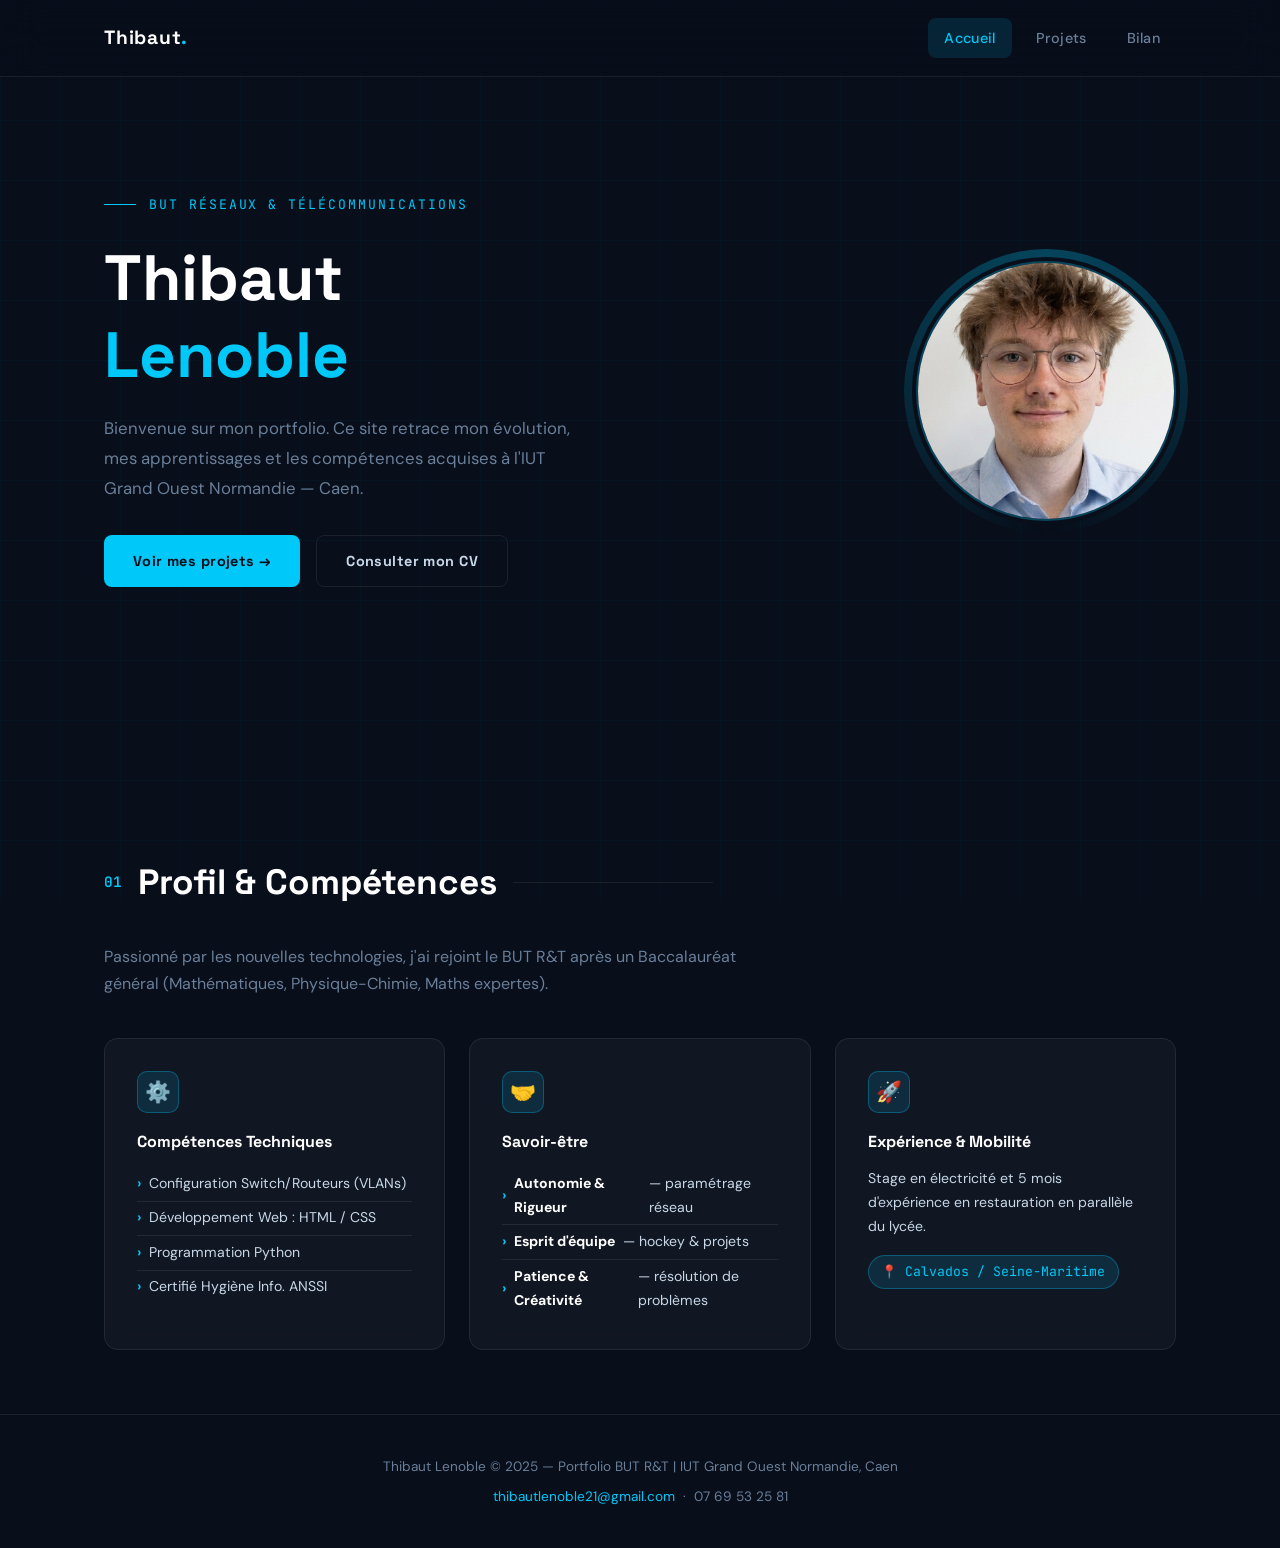
<file: index.html>
<!DOCTYPE html>
<html lang="fr">
<head>
    <meta charset="UTF-8">
    <meta name="viewport" content="width=device-width, initial-scale=1.0">
    <title>Portfolio — Thibaut Lenoble | BUT R&T</title>
    <link rel="stylesheet" href="styles.css">
    <style>
        /* === HERO === */
        #accueil {
            min-height: 85vh;
            display: flex;
            align-items: center;
            padding-top: 5rem;
            position: relative;
            z-index: 1;
        }

        .hero-inner {
            display: flex;
            align-items: center;
            justify-content: space-between;
            gap: 4rem;
            width: 100%;
        }

        .hero-text { flex: 1; max-width: 600px; }

        .hero-eyebrow {
            font-family: 'JetBrains Mono', monospace;
            font-size: 0.82rem;
            color: var(--cyan);
            letter-spacing: 0.15em;
            text-transform: uppercase;
            margin-bottom: 1.5rem;
            display: flex;
            align-items: center;
            gap: 0.8rem;
        }

        .hero-eyebrow::before {
            content: '';
            display: inline-block;
            width: 32px;
            height: 1px;
            background: var(--cyan);
        }

        .hero-text h1 {
            font-size: clamp(2.6rem, 5vw, 4rem);
            font-weight: 800;
            color: var(--white);
            margin-bottom: 0.4rem;
            letter-spacing: 0;
        }

        .hero-text h1 em {
            font-style: normal;
            color: var(--cyan);
        }

        .hero-subtitle {
            font-size: 1.05rem;
            color: var(--text-dim);
            margin: 1.2rem 0 2rem;
            max-width: 480px;
            line-height: 1.8;
        }

        .hero-image {
            flex-shrink: 0;
            position: relative;
        }

        .hero-image::before {
            content: '';
            position: absolute;
            inset: -12px;
            border-radius: 50%;
            background: conic-gradient(var(--cyan), transparent, var(--cyan));
            animation: spin 8s linear infinite;
            opacity: 0.3;
        }

        .hero-image::after {
            content: '';
            position: absolute;
            inset: -4px;
            border-radius: 50%;
            background: var(--bg);
        }

        @keyframes spin { to { transform: rotate(360deg); } }

        .hero-image img {
            width: 260px;
            height: 260px;
            border-radius: 50%;
            object-fit: cover;
            border: 2px solid rgba(0,200,248,0.3);
            position: relative;
            z-index: 1;
            display: block;
        }

        .button-group { display: flex; gap: 1rem; flex-wrap: wrap; }

        /* === PRESENTATION === */
        .skills-grid {
            display: grid;
            grid-template-columns: repeat(auto-fit, minmax(260px, 1fr));
            gap: 1.5rem;
        }

        .skill-card-icon {
            width: 42px;
            height: 42px;
            background: var(--cyan-dim);
            border: 1px solid var(--tag-border);
            border-radius: 10px;
            display: flex;
            align-items: center;
            justify-content: center;
            font-size: 1.3rem;
            margin-bottom: 1.2rem;
        }

        .skill-card h3 {
            font-family: 'Space Grotesk', sans-serif;
            font-size: 1rem;
            font-weight: 700;
            color: var(--white);
            margin-bottom: 1rem;
        }

        .skill-card ul { list-style: none; }
        .skill-card ul li {
            font-size: 0.88rem;
            color: var(--text);
            padding: 0.3rem 0;
            border-bottom: 1px solid var(--border);
            display: flex;
            align-items: center;
            gap: 0.5rem;
        }
        .skill-card ul li:last-child { border: none; }
        .skill-card ul li::before {
            content: '›';
            color: var(--cyan);
            font-weight: bold;
        }

        .skill-card p {
            font-size: 0.88rem;
            color: var(--text);
            line-height: 1.7;
        }

        .location-badge {
            display: inline-flex;
            align-items: center;
            gap: 0.4rem;
            margin-top: 1rem;
            font-size: 0.82rem;
            color: var(--cyan);
            font-family: 'JetBrains Mono', monospace;
            background: var(--cyan-dim);
            padding: 0.3rem 0.8rem;
            border-radius: 100px;
            border: 1px solid var(--tag-border);
        }

        @media (max-width: 768px) {
            .hero-inner { flex-direction: column-reverse; text-align: center; gap: 2.5rem; }
            .hero-eyebrow { justify-content: center; }
            .button-group { justify-content: center; }
            .hero-image img { width: 180px; height: 180px; }
            .hero-image::before { inset: -8px; }
        }
    </style>
</head>
<body>

<header>
    <nav>
        <a href="index.html" class="logo">Thibaut<span>.</span></a>
        <div class="nav-links">
            <a href="index.html" class="active">Accueil</a>
            <a href="projets.html">Projets</a>
            <a href="bilan.html">Bilan</a>
        </div>
    </nav>
</header>

<section id="accueil">
    <div class="hero-inner">
        <div class="hero-text">
            <div class="hero-eyebrow fade-up delay-1">BUT Réseaux &amp; Télécommunications</div>
            <h1 class="fade-up delay-2">Thibaut<br><em>Lenoble</em></h1>
            <p class="hero-subtitle fade-up delay-3">
                Bienvenue sur mon portfolio. Ce site retrace mon évolution, mes apprentissages et les compétences acquises à l'IUT Grand Ouest Normandie — Caen.
            </p>
            <div class="button-group fade-up delay-4">
                <a href="projets.html" class="btn">Voir mes projets →</a>
                <a href="CV_Thibaut_Lenoble.pdf" target="_blank" class="btn btn-ghost">Consulter mon CV</a>
            </div>
        </div>
        <div class="hero-image fade-up delay-3">
            <img src="./IMG_8220.png" alt="Thibaut Lenoble">
        </div>
    </div>
</section>

<section id="presentation">
    <h2 class="reveal"><span class="h2-num">01</span> Profil &amp; Compétences</h2>
    <p class="reveal" style="margin-bottom: 2.5rem; color: var(--text-dim); max-width: 640px;">
        Passionné par les nouvelles technologies, j'ai rejoint le BUT R&amp;T après un Baccalauréat général (Mathématiques, Physique-Chimie, Maths expertes).
    </p>

    <div class="skills-grid">
        <div class="glass-card skill-card reveal delay-1">
            <div class="skill-card-icon">⚙️</div>
            <h3>Compétences Techniques</h3>
            <ul>
                <li>Configuration Switch/Routeurs (VLANs)</li>
                <li>Développement Web : HTML / CSS</li>
                <li>Programmation Python</li>
                <li>Certifié Hygiène Info. ANSSI</li>
            </ul>
        </div>

        <div class="glass-card skill-card reveal delay-2">
            <div class="skill-card-icon">🤝</div>
            <h3>Savoir-être</h3>
            <ul>
                <li><strong style="color:var(--white)">Autonomie &amp; Rigueur</strong> — paramétrage réseau</li>
                <li><strong style="color:var(--white)">Esprit d'équipe</strong> — hockey &amp; projets</li>
                <li><strong style="color:var(--white)">Patience &amp; Créativité</strong> — résolution de problèmes</li>
            </ul>
        </div>

        <div class="glass-card skill-card reveal delay-3">
            <div class="skill-card-icon">🚀</div>
            <h3>Expérience &amp; Mobilité</h3>
            <p>Stage en électricité et 5 mois d'expérience en restauration en parallèle du lycée.</p>
            <div class="location-badge">📍 Calvados / Seine-Maritime</div>
        </div>
    </div>
</section>

<footer>
    <p>Thibaut Lenoble © 2025 — Portfolio BUT R&amp;T | IUT Grand Ouest Normandie, Caen</p>
    <p style="margin-top:0.4rem;">
        <a href="mailto:thibautlenoble21@gmail.com">thibautlenoble21@gmail.com</a>
        &nbsp;·&nbsp; 07 69 53 25 81
    </p>
</footer>

<script>
    const observer = new IntersectionObserver((entries) => {
        entries.forEach(e => { if (e.isIntersecting) { e.target.classList.add('visible'); } });
    }, { threshold: 0.15 });
    document.querySelectorAll('.reveal').forEach(el => observer.observe(el));
</script>
</body>
</html>
</file>
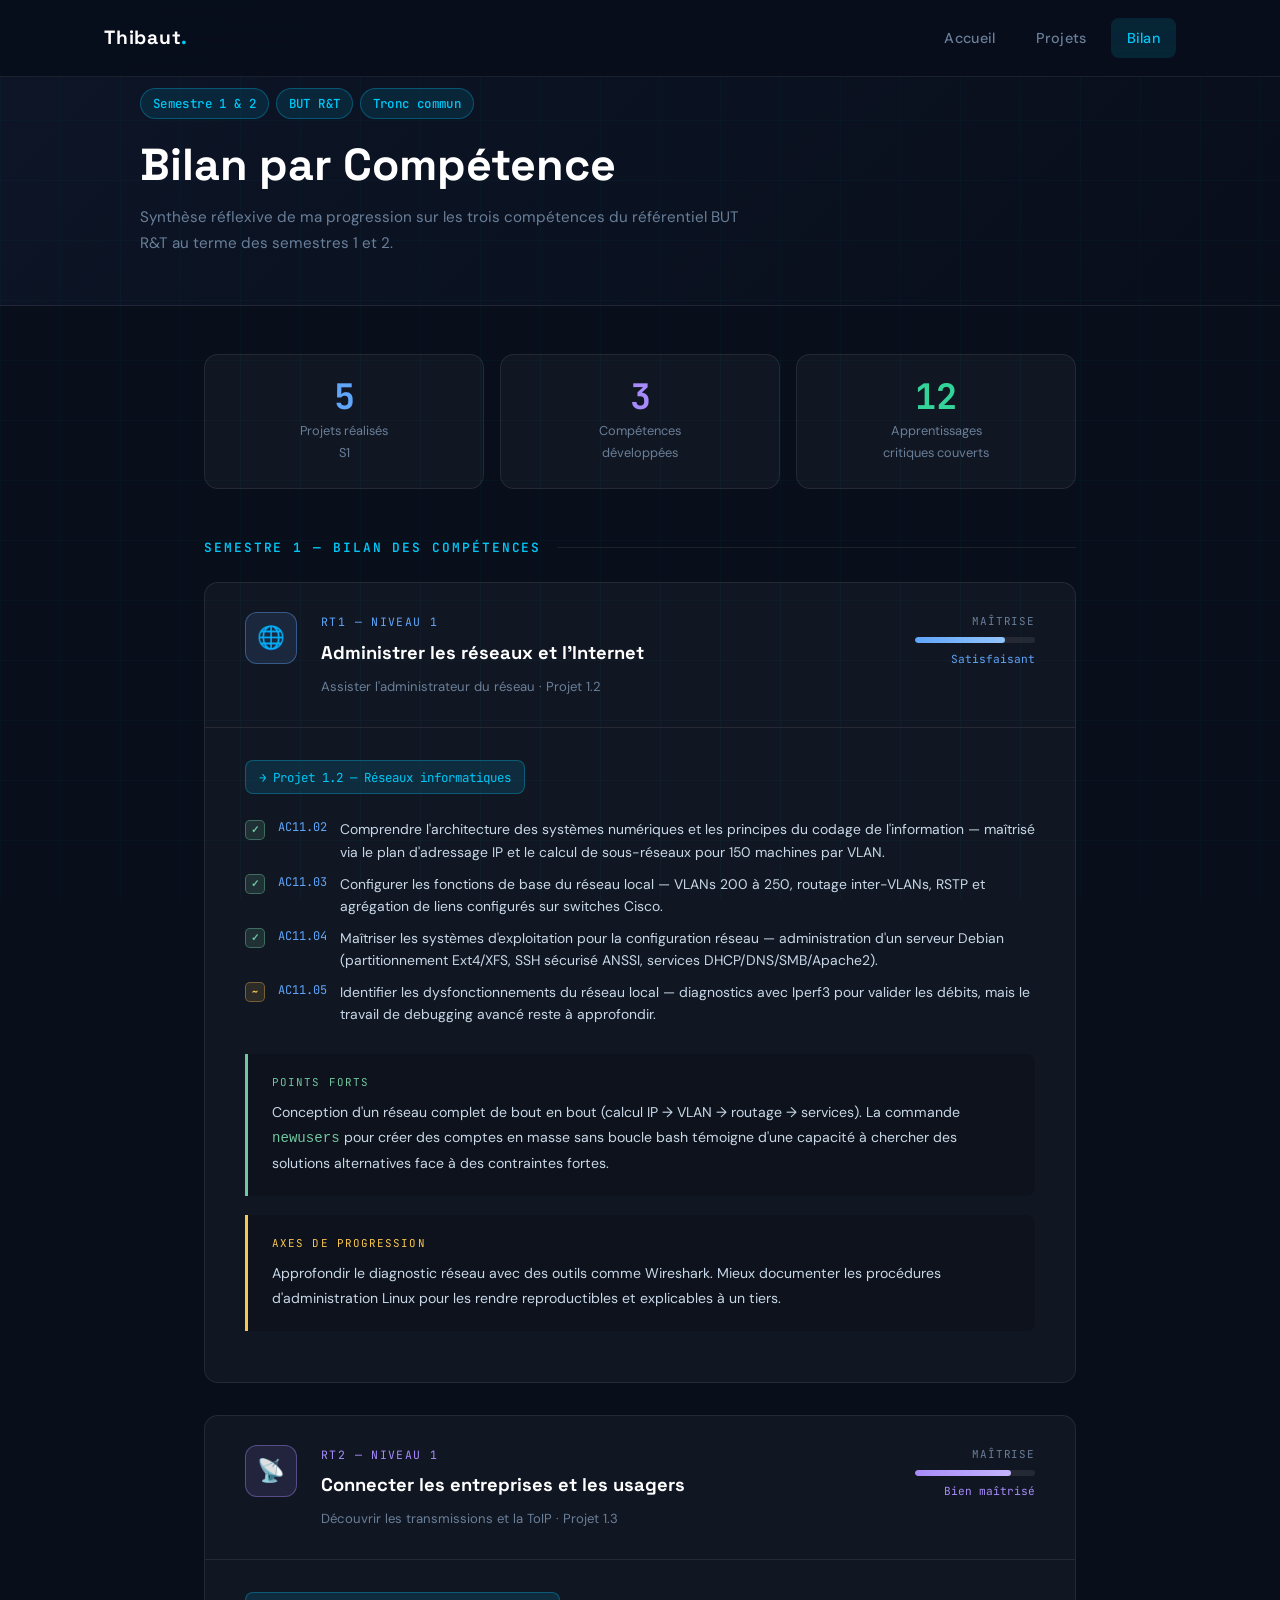
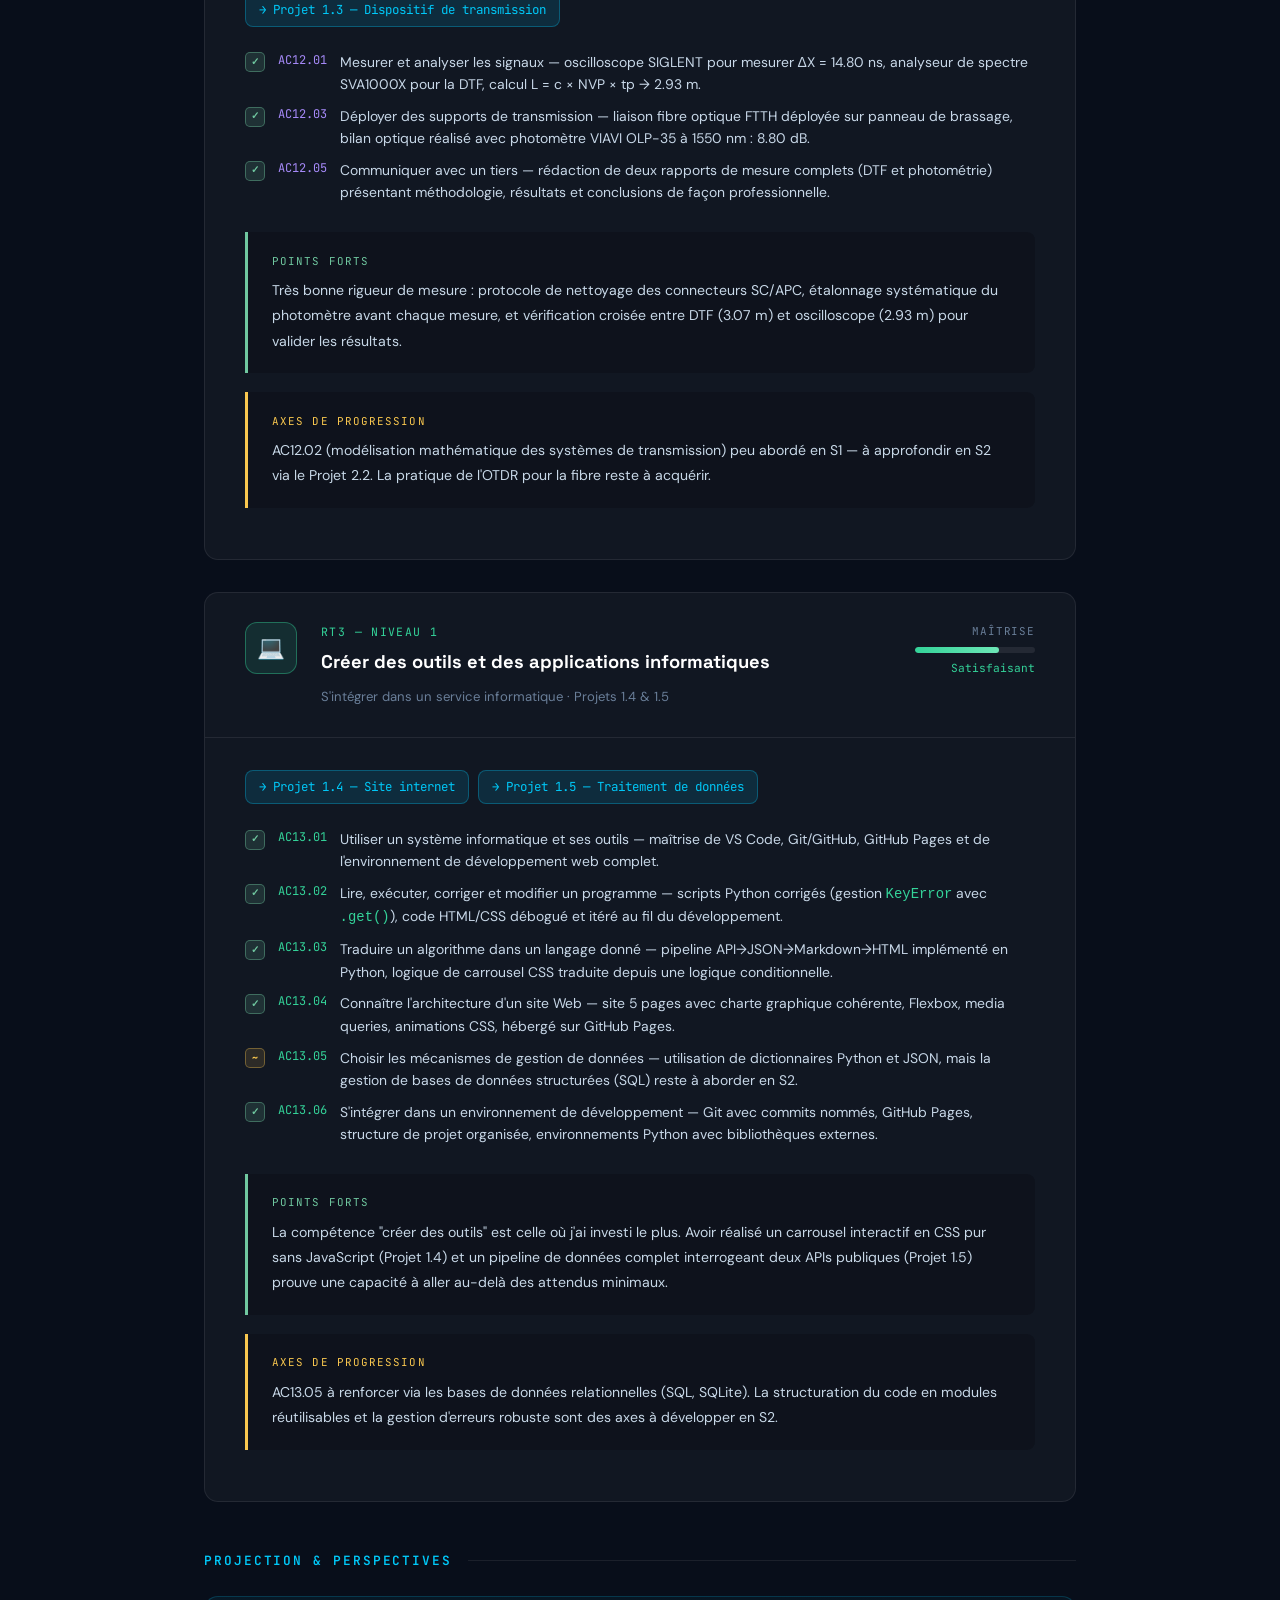
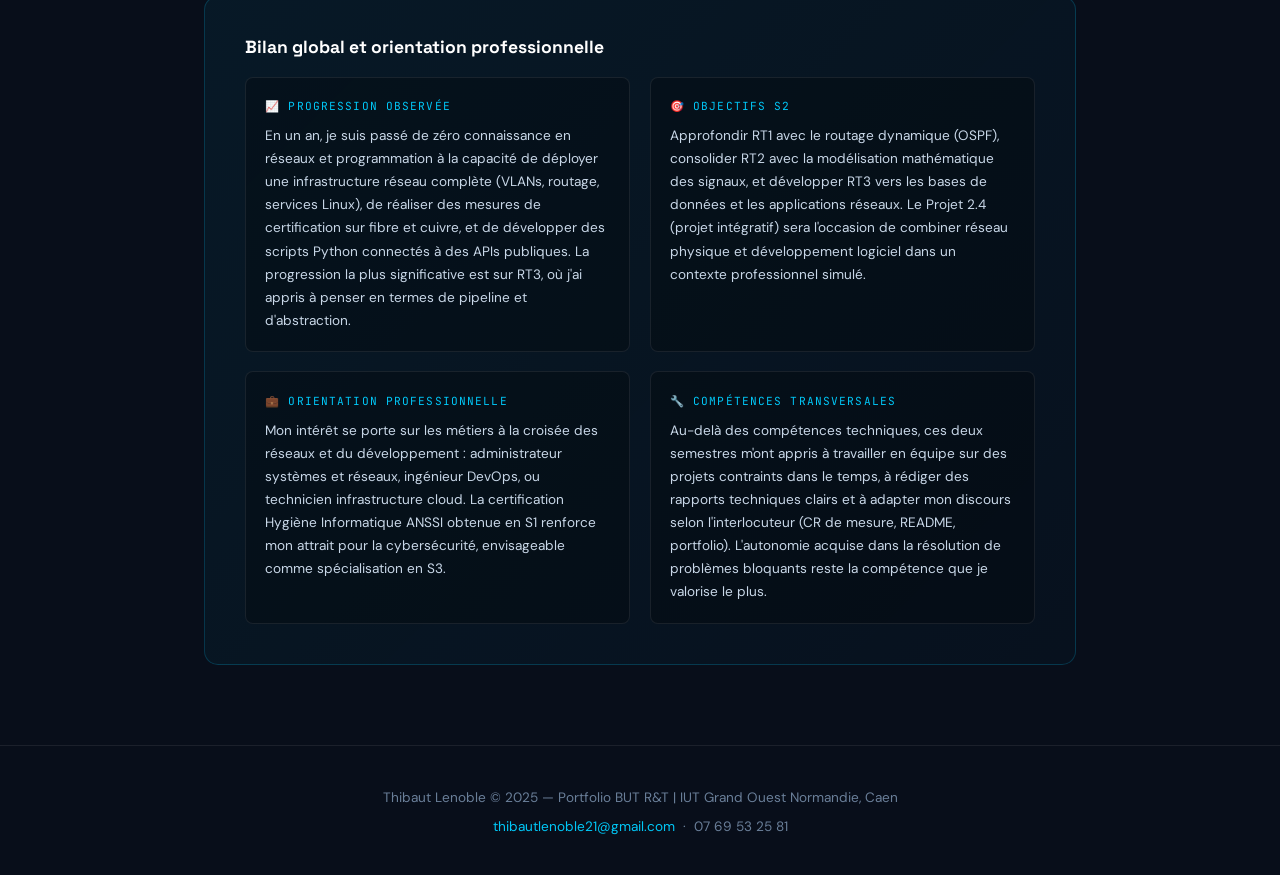
<file: bilan.html>
<!DOCTYPE html>
<html lang="fr">
<head>
    <meta charset="UTF-8">
    <meta name="viewport" content="width=device-width, initial-scale=1.0">
    <title>Bilan — Thibaut Lenoble</title>
    <link rel="stylesheet" href="styles.css">
    <style>
        /* === PAGE HEADER === */
        .bilan-page-header {
            background: linear-gradient(135deg, var(--bg-2) 0%, var(--bg) 100%);
            border-bottom: 1px solid var(--border);
            padding: 5.5rem 5% 3rem;
        }
        .bilan-page-header-inner { max-width: 1000px; margin: auto; }
        .bilan-page-header h1 {
            font-family: 'Space Grotesk', sans-serif;
            font-size: clamp(1.8rem, 3.5vw, 2.8rem);
            font-weight: 800;
            color: var(--white);
            margin: 1rem 0 0.5rem;
        }
        main { max-width: 1000px; margin: 0 auto; padding: 3rem 5% 5rem; position: relative; z-index: 1; }

        /* === INTRO GRID === */
        .intro-grid {
            display: grid;
            grid-template-columns: repeat(3, 1fr);
            gap: 1rem;
            margin-bottom: 3rem;
        }
        .intro-card {
            background: var(--bg-card);
            border: 1px solid var(--border);
            border-radius: var(--radius);
            padding: 1.5rem;
            text-align: center;
            transition: var(--transition);
        }
        .intro-card:hover { border-color: rgba(0,200,248,0.2); transform: translateY(-3px); }
        .intro-card .ic-num {
            font-family: 'JetBrains Mono', monospace;
            font-size: 2.2rem;
            font-weight: 700;
            color: var(--cyan);
            display: block;
            line-height: 1;
        }
        .intro-card .ic-label {
            font-size: 0.8rem;
            color: var(--text-dim);
            margin-top: 0.4rem;
        }

        /* === COMPETENCE BLOCKS === */
        .comp-block {
            background: var(--bg-card);
            border: 1px solid var(--border);
            border-radius: var(--radius);
            margin-bottom: 2rem;
            overflow: hidden;
            transition: var(--transition);
        }
        .comp-block:hover { border-color: rgba(0,200,248,0.15); }

        .comp-header {
            padding: 1.8rem 2.5rem;
            display: flex;
            align-items: flex-start;
            gap: 1.5rem;
            border-bottom: 1px solid var(--border);
        }
        .comp-icon {
            width: 52px; height: 52px;
            border-radius: 12px;
            display: flex; align-items: center; justify-content: center;
            font-size: 1.4rem;
            flex-shrink: 0;
            border: 1px solid;
        }
        .comp-header-text { flex: 1; }
        .comp-code {
            font-family: 'JetBrains Mono', monospace;
            font-size: 0.72rem;
            letter-spacing: 0.12em;
            text-transform: uppercase;
            margin-bottom: 0.3rem;
            display: block;
        }
        .comp-title {
            font-family: 'Space Grotesk', sans-serif;
            font-size: 1.15rem;
            font-weight: 700;
            color: var(--white);
            margin-bottom: 0.5rem;
        }
        .comp-subtitle {
            font-size: 0.82rem;
            color: var(--text-dim);
        }
        .comp-level {
            display: flex;
            flex-direction: column;
            align-items: flex-end;
            gap: 0.4rem;
            flex-shrink: 0;
        }
        .level-label {
            font-family: 'JetBrains Mono', monospace;
            font-size: 0.68rem;
            color: var(--text-dim);
            letter-spacing: 0.08em;
            text-transform: uppercase;
        }
        .level-bar {
            width: 120px;
            height: 6px;
            background: rgba(255,255,255,0.08);
            border-radius: 3px;
            overflow: hidden;
        }
        .level-fill { height: 100%; border-radius: 3px; transition: width 1s ease; }

        .comp-body { padding: 2rem 2.5rem; }

        /* AC list with check */
        .ac-bilan-list {
            list-style: none;
            display: flex;
            flex-direction: column;
            gap: 0.6rem;
            margin-bottom: 1.8rem;
        }
        .ac-bilan-list li {
            display: flex;
            align-items: flex-start;
            gap: 0.8rem;
            font-size: 0.87rem;
            color: var(--text);
            line-height: 1.6;
        }
        .ac-check {
            width: 20px; height: 20px;
            border-radius: 5px;
            display: flex; align-items: center; justify-content: center;
            font-size: 0.65rem;
            flex-shrink: 0;
            margin-top: 0.1rem;
            font-weight: 700;
        }
        .ac-check.done { background: rgba(112,200,160,0.15); border: 1px solid rgba(112,200,160,0.4); color: #70c8a0; }
        .ac-check.partial { background: rgba(249,199,79,0.12); border: 1px solid rgba(249,199,79,0.35); color: #f9c74f; }
        .ac-code { font-family: 'JetBrains Mono', monospace; font-size: 0.75rem; flex-shrink: 0; }

        /* Projects linked */
        .linked-projects {
            display: flex;
            flex-wrap: wrap;
            gap: 0.6rem;
            margin-bottom: 1.5rem;
        }
        .proj-chip {
            display: inline-flex;
            align-items: center;
            gap: 0.4rem;
            background: var(--cyan-dim);
            border: 1px solid var(--tag-border);
            border-radius: var(--radius-sm);
            padding: 0.35rem 0.8rem;
            font-size: 0.78rem;
            font-family: 'JetBrains Mono', monospace;
            color: var(--cyan);
            text-decoration: none;
            transition: var(--transition);
        }
        .proj-chip:hover { background: rgba(0,200,248,0.2); transform: translateY(-1px); }

        /* Analysis text */
        .analysis-block {
            background: rgba(0,0,0,0.2);
            border-left: 3px solid;
            border-radius: 0 var(--radius-sm) var(--radius-sm) 0;
            padding: 1.2rem 1.5rem;
            margin-bottom: 1.2rem;
        }
        .analysis-block .a-label {
            font-family: 'JetBrains Mono', monospace;
            font-size: 0.68rem;
            letter-spacing: 0.1em;
            text-transform: uppercase;
            margin-bottom: 0.5rem;
            display: block;
        }
        .analysis-block p {
            font-size: 0.88rem;
            color: var(--text);
            line-height: 1.8;
            margin: 0;
        }
        .analysis-block.strengths { border-color: #70c8a0; }
        .analysis-block.strengths .a-label { color: #70c8a0; }
        .analysis-block.progress { border-color: #f9c74f; }
        .analysis-block.progress .a-label { color: #f9c74f; }
        .analysis-block.projection { border-color: var(--cyan); }
        .analysis-block.projection .a-label { color: var(--cyan); }

        /* Section divider */
        .section-div {
            font-family: 'JetBrains Mono', monospace;
            font-size: 0.8rem;
            font-weight: 600;
            color: var(--cyan);
            letter-spacing: 0.15em;
            text-transform: uppercase;
            margin: 3rem 0 1.5rem;
            display: flex;
            align-items: center;
            gap: 1rem;
        }
        .section-div::after { content: ''; flex: 1; height: 1px; background: var(--border); }

        /* Global projection */
        .projection-card {
            background: linear-gradient(135deg, rgba(0,200,248,0.06), rgba(0,200,248,0.02));
            border: 1px solid rgba(0,200,248,0.2);
            border-radius: var(--radius);
            padding: 2.5rem;
        }
        .projection-card h3 {
            font-family: 'Space Grotesk', sans-serif;
            font-size: 1.1rem;
            font-weight: 700;
            color: var(--white);
            margin-bottom: 1.2rem;
        }
        .proj-grid { display: grid; grid-template-columns: 1fr 1fr; gap: 1.2rem; }
        .proj-item { background: rgba(0,0,0,0.25); border: 1px solid var(--border); border-radius: var(--radius-sm); padding: 1.2rem; }
        .proj-item .pi-label { font-family: 'JetBrains Mono', monospace; font-size: 0.7rem; color: var(--cyan); letter-spacing: 0.1em; text-transform: uppercase; margin-bottom: 0.5rem; display: block; }
        .proj-item p { font-size: 0.85rem; color: var(--text); line-height: 1.7; margin: 0; }

        /* Colours per competence */
        .rt1 { color: #60a5fa; }
        .rt1-bg { background: rgba(96,165,250,0.12); border-color: rgba(96,165,250,0.35); }
        .rt1-fill { background: linear-gradient(90deg, #60a5fa, #93c5fd); }
        .rt2 { color: #a78bfa; }
        .rt2-bg { background: rgba(167,139,250,0.12); border-color: rgba(167,139,250,0.35); }
        .rt2-fill { background: linear-gradient(90deg, #a78bfa, #c4b5fd); }
        .rt3 { color: #34d399; }
        .rt3-bg { background: rgba(52,211,153,0.12); border-color: rgba(52,211,153,0.35); }
        .rt3-fill { background: linear-gradient(90deg, #34d399, #6ee7b7); }

        @media (max-width: 768px) {
            .intro-grid { grid-template-columns: repeat(3, 1fr); }
            .comp-header { flex-direction: column; gap: 1rem; }
            .comp-level { align-items: flex-start; }
            .level-bar { width: 100px; }
            .proj-grid { grid-template-columns: 1fr; }
        }
        @media (max-width: 500px) {
            .intro-grid { grid-template-columns: 1fr 1fr; }
        }
    </style>
</head>
<body>
<header>
    <nav>
        <a href="index.html" class="logo">Thibaut<span>.</span></a>
        <div class="nav-links">
            <a href="index.html">Accueil</a>
            <a href="projets.html">Projets</a>
            <a href="bilan.html" class="active">Bilan</a>
        </div>
    </nav>
</header>

<div class="bilan-page-header">
    <div class="bilan-page-header-inner">
        <div class="tags fade-up" style="margin-top:0;">
            <span class="tag">Semestre 1 &amp; 2</span>
            <span class="tag">BUT R&T</span>
            <span class="tag">Tronc commun</span>
        </div>
        <h1 class="fade-up delay-1">Bilan par Compétence</h1>
        <p class="fade-up delay-2" style="color:var(--text-dim); font-size:0.95rem; margin-top:0.8rem; max-width:600px;">
            Synthèse réflexive de ma progression sur les trois compétences du référentiel BUT R&T au terme des semestres 1 et 2.
        </p>
    </div>
</div>

<main>
    <!-- Stats rapides -->
    <div class="intro-grid reveal">
        <div class="intro-card">
            <span class="ic-num" style="color:#60a5fa">5</span>
            <div class="ic-label">Projets réalisés<br>S1</div>
        </div>
        <div class="intro-card">
            <span class="ic-num" style="color:#a78bfa">3</span>
            <div class="ic-label">Compétences<br>développées</div>
        </div>
        <div class="intro-card">
            <span class="ic-num" style="color:#34d399">12</span>
            <div class="ic-label">Apprentissages<br>critiques couverts</div>
        </div>
    </div>

    <div class="section-div reveal">Semestre 1 — Bilan des compétences</div>

    <!-- RT1 -->
    <div class="comp-block reveal">
        <div class="comp-header">
            <div class="comp-icon rt1-bg" style="border-color:rgba(96,165,250,0.4)">🌐</div>
            <div class="comp-header-text">
                <span class="comp-code rt1">RT1 — Niveau 1</span>
                <div class="comp-title">Administrer les réseaux et l'Internet</div>
                <div class="comp-subtitle">Assister l'administrateur du réseau · Projet 1.2</div>
            </div>
            <div class="comp-level">
                <span class="level-label">Maîtrise</span>
                <div class="level-bar"><div class="level-fill rt1-fill" style="width:75%"></div></div>
                <span style="font-family:'JetBrains Mono',monospace;font-size:0.7rem;color:#60a5fa">Satisfaisant</span>
            </div>
        </div>
        <div class="comp-body">
            <div class="linked-projects">
                <a href="sae-1-02.html" class="proj-chip">→ Projet 1.2 — Réseaux informatiques</a>
            </div>
            <ul class="ac-bilan-list">
                <li>
                    <span class="ac-check done">✓</span>
                    <span class="ac-code rt1">AC11.02</span>
                    <span>Comprendre l'architecture des systèmes numériques et les principes du codage de l'information — maîtrisé via le plan d'adressage IP et le calcul de sous-réseaux pour 150 machines par VLAN.</span>
                </li>
                <li>
                    <span class="ac-check done">✓</span>
                    <span class="ac-code rt1">AC11.03</span>
                    <span>Configurer les fonctions de base du réseau local — VLANs 200 à 250, routage inter-VLANs, RSTP et agrégation de liens configurés sur switches Cisco.</span>
                </li>
                <li>
                    <span class="ac-check done">✓</span>
                    <span class="ac-code rt1">AC11.04</span>
                    <span>Maîtriser les systèmes d'exploitation pour la configuration réseau — administration d'un serveur Debian (partitionnement Ext4/XFS, SSH sécurisé ANSSI, services DHCP/DNS/SMB/Apache2).</span>
                </li>
                <li>
                    <span class="ac-check partial">~</span>
                    <span class="ac-code rt1">AC11.05</span>
                    <span>Identifier les dysfonctionnements du réseau local — diagnostics avec Iperf3 pour valider les débits, mais le travail de debugging avancé reste à approfondir.</span>
                </li>
            </ul>
            <div class="analysis-block strengths">
                <span class="a-label">Points forts</span>
                <p>Conception d'un réseau complet de bout en bout (calcul IP → VLAN → routage → services). La commande <code style="color:#70c8a0">newusers</code> pour créer des comptes en masse sans boucle bash témoigne d'une capacité à chercher des solutions alternatives face à des contraintes fortes.</p>
            </div>
            <div class="analysis-block progress">
                <span class="a-label">Axes de progression</span>
                <p>Approfondir le diagnostic réseau avec des outils comme Wireshark. Mieux documenter les procédures d'administration Linux pour les rendre reproductibles et explicables à un tiers.</p>
            </div>
        </div>
    </div>

    <!-- RT2 -->
    <div class="comp-block reveal delay-1">
        <div class="comp-header">
            <div class="comp-icon rt2-bg" style="border-color:rgba(167,139,250,0.4)">📡</div>
            <div class="comp-header-text">
                <span class="comp-code rt2">RT2 — Niveau 1</span>
                <div class="comp-title">Connecter les entreprises et les usagers</div>
                <div class="comp-subtitle">Découvrir les transmissions et la ToIP · Projet 1.3</div>
            </div>
            <div class="comp-level">
                <span class="level-label">Maîtrise</span>
                <div class="level-bar"><div class="level-fill rt2-fill" style="width:80%"></div></div>
                <span style="font-family:'JetBrains Mono',monospace;font-size:0.7rem;color:#a78bfa">Bien maîtrisé</span>
            </div>
        </div>
        <div class="comp-body">
            <div class="linked-projects">
                <a href="sae-1-03.html" class="proj-chip">→ Projet 1.3 — Dispositif de transmission</a>
            </div>
            <ul class="ac-bilan-list">
                <li>
                    <span class="ac-check done">✓</span>
                    <span class="ac-code rt2">AC12.01</span>
                    <span>Mesurer et analyser les signaux — oscilloscope SIGLENT pour mesurer ΔX = 14.80 ns, analyseur de spectre SVA1000X pour la DTF, calcul L = c × NVP × tp → 2.93 m.</span>
                </li>
                <li>
                    <span class="ac-check done">✓</span>
                    <span class="ac-code rt2">AC12.03</span>
                    <span>Déployer des supports de transmission — liaison fibre optique FTTH déployée sur panneau de brassage, bilan optique réalisé avec photomètre VIAVI OLP-35 à 1550 nm : 8.80 dB.</span>
                </li>
                <li>
                    <span class="ac-check done">✓</span>
                    <span class="ac-code rt2">AC12.05</span>
                    <span>Communiquer avec un tiers — rédaction de deux rapports de mesure complets (DTF et photométrie) présentant méthodologie, résultats et conclusions de façon professionnelle.</span>
                </li>
            </ul>
            <div class="analysis-block strengths">
                <span class="a-label">Points forts</span>
                <p>Très bonne rigueur de mesure : protocole de nettoyage des connecteurs SC/APC, étalonnage systématique du photomètre avant chaque mesure, et vérification croisée entre DTF (3.07 m) et oscilloscope (2.93 m) pour valider les résultats.</p>
            </div>
            <div class="analysis-block progress">
                <span class="a-label">Axes de progression</span>
                <p>AC12.02 (modélisation mathématique des systèmes de transmission) peu abordé en S1 — à approfondir en S2 via le Projet 2.2. La pratique de l'OTDR pour la fibre reste à acquérir.</p>
            </div>
        </div>
    </div>

    <!-- RT3 -->
    <div class="comp-block reveal delay-2">
        <div class="comp-header">
            <div class="comp-icon rt3-bg" style="border-color:rgba(52,211,153,0.4)">💻</div>
            <div class="comp-header-text">
                <span class="comp-code rt3">RT3 — Niveau 1</span>
                <div class="comp-title">Créer des outils et des applications informatiques</div>
                <div class="comp-subtitle">S'intégrer dans un service informatique · Projets 1.4 &amp; 1.5</div>
            </div>
            <div class="comp-level">
                <span class="level-label">Maîtrise</span>
                <div class="level-bar"><div class="level-fill rt3-fill" style="width:70%"></div></div>
                <span style="font-family:'JetBrains Mono',monospace;font-size:0.7rem;color:#34d399">Satisfaisant</span>
            </div>
        </div>
        <div class="comp-body">
            <div class="linked-projects">
                <a href="sae-1-04.html" class="proj-chip">→ Projet 1.4 — Site internet</a>
                <a href="sae-1-05.html" class="proj-chip">→ Projet 1.5 — Traitement de données</a>
            </div>
            <ul class="ac-bilan-list">
                <li>
                    <span class="ac-check done">✓</span>
                    <span class="ac-code rt3">AC13.01</span>
                    <span>Utiliser un système informatique et ses outils — maîtrise de VS Code, Git/GitHub, GitHub Pages et de l'environnement de développement web complet.</span>
                </li>
                <li>
                    <span class="ac-check done">✓</span>
                    <span class="ac-code rt3">AC13.02</span>
                    <span>Lire, exécuter, corriger et modifier un programme — scripts Python corrigés (gestion <code style="color:#34d399">KeyError</code> avec <code style="color:#34d399">.get()</code>), code HTML/CSS débogué et itéré au fil du développement.</span>
                </li>
                <li>
                    <span class="ac-check done">✓</span>
                    <span class="ac-code rt3">AC13.03</span>
                    <span>Traduire un algorithme dans un langage donné — pipeline API→JSON→Markdown→HTML implémenté en Python, logique de carrousel CSS traduite depuis une logique conditionnelle.</span>
                </li>
                <li>
                    <span class="ac-check done">✓</span>
                    <span class="ac-code rt3">AC13.04</span>
                    <span>Connaître l'architecture d'un site Web — site 5 pages avec charte graphique cohérente, Flexbox, media queries, animations CSS, hébergé sur GitHub Pages.</span>
                </li>
                <li>
                    <span class="ac-check partial">~</span>
                    <span class="ac-code rt3">AC13.05</span>
                    <span>Choisir les mécanismes de gestion de données — utilisation de dictionnaires Python et JSON, mais la gestion de bases de données structurées (SQL) reste à aborder en S2.</span>
                </li>
                <li>
                    <span class="ac-check done">✓</span>
                    <span class="ac-code rt3">AC13.06</span>
                    <span>S'intégrer dans un environnement de développement — Git avec commits nommés, GitHub Pages, structure de projet organisée, environnements Python avec bibliothèques externes.</span>
                </li>
            </ul>
            <div class="analysis-block strengths">
                <span class="a-label">Points forts</span>
                <p>La compétence "créer des outils" est celle où j'ai investi le plus. Avoir réalisé un carrousel interactif en CSS pur sans JavaScript (Projet 1.4) et un pipeline de données complet interrogeant deux APIs publiques (Projet 1.5) prouve une capacité à aller au-delà des attendus minimaux.</p>
            </div>
            <div class="analysis-block progress">
                <span class="a-label">Axes de progression</span>
                <p>AC13.05 à renforcer via les bases de données relationnelles (SQL, SQLite). La structuration du code en modules réutilisables et la gestion d'erreurs robuste sont des axes à développer en S2.</p>
            </div>
        </div>
    </div>

    <!-- Projection globale -->
    <div class="section-div reveal">Projection &amp; Perspectives</div>

    <div class="projection-card reveal">
        <h3>Bilan global et orientation professionnelle</h3>
        <div class="proj-grid">
            <div class="proj-item">
                <span class="pi-label">📈 Progression observée</span>
                <p>En un an, je suis passé de zéro connaissance en réseaux et programmation à la capacité de déployer une infrastructure réseau complète (VLANs, routage, services Linux), de réaliser des mesures de certification sur fibre et cuivre, et de développer des scripts Python connectés à des APIs publiques. La progression la plus significative est sur RT3, où j'ai appris à penser en termes de pipeline et d'abstraction.</p>
            </div>
            <div class="proj-item">
                <span class="pi-label">🎯 Objectifs S2</span>
                <p>Approfondir RT1 avec le routage dynamique (OSPF), consolider RT2 avec la modélisation mathématique des signaux, et développer RT3 vers les bases de données et les applications réseaux. Le Projet 2.4 (projet intégratif) sera l'occasion de combiner réseau physique et développement logiciel dans un contexte professionnel simulé.</p>
            </div>
            <div class="proj-item">
                <span class="pi-label">💼 Orientation professionnelle</span>
                <p>Mon intérêt se porte sur les métiers à la croisée des réseaux et du développement : administrateur systèmes et réseaux, ingénieur DevOps, ou technicien infrastructure cloud. La certification Hygiène Informatique ANSSI obtenue en S1 renforce mon attrait pour la cybersécurité, envisageable comme spécialisation en S3.</p>
            </div>
            <div class="proj-item">
                <span class="pi-label">🔧 Compétences transversales</span>
                <p>Au-delà des compétences techniques, ces deux semestres m'ont appris à travailler en équipe sur des projets contraints dans le temps, à rédiger des rapports techniques clairs et à adapter mon discours selon l'interlocuteur (CR de mesure, README, portfolio). L'autonomie acquise dans la résolution de problèmes bloquants reste la compétence que je valorise le plus.</p>
            </div>
        </div>
    </div>
</main>

<footer>
    <p>Thibaut Lenoble © 2025 — Portfolio BUT R&amp;T | IUT Grand Ouest Normandie, Caen</p>
    <p style="margin-top:0.4rem;">
        <a href="mailto:thibautlenoble21@gmail.com">thibautlenoble21@gmail.com</a>
        &nbsp;·&nbsp; 07 69 53 25 81
    </p>
</footer>

<script>
    const observer = new IntersectionObserver(entries => {
        entries.forEach(e => {
            if (e.isIntersecting) {
                e.target.classList.add('visible');
                // Animate level bars
                e.target.querySelectorAll('.level-fill').forEach(bar => {
                    const w = bar.style.width;
                    bar.style.width = '0';
                    setTimeout(() => { bar.style.width = w; }, 200);
                });
            }
        });
    }, { threshold: 0.1 });
    document.querySelectorAll('.reveal').forEach(el => observer.observe(el));
</script>
</body>
</html>
</file>
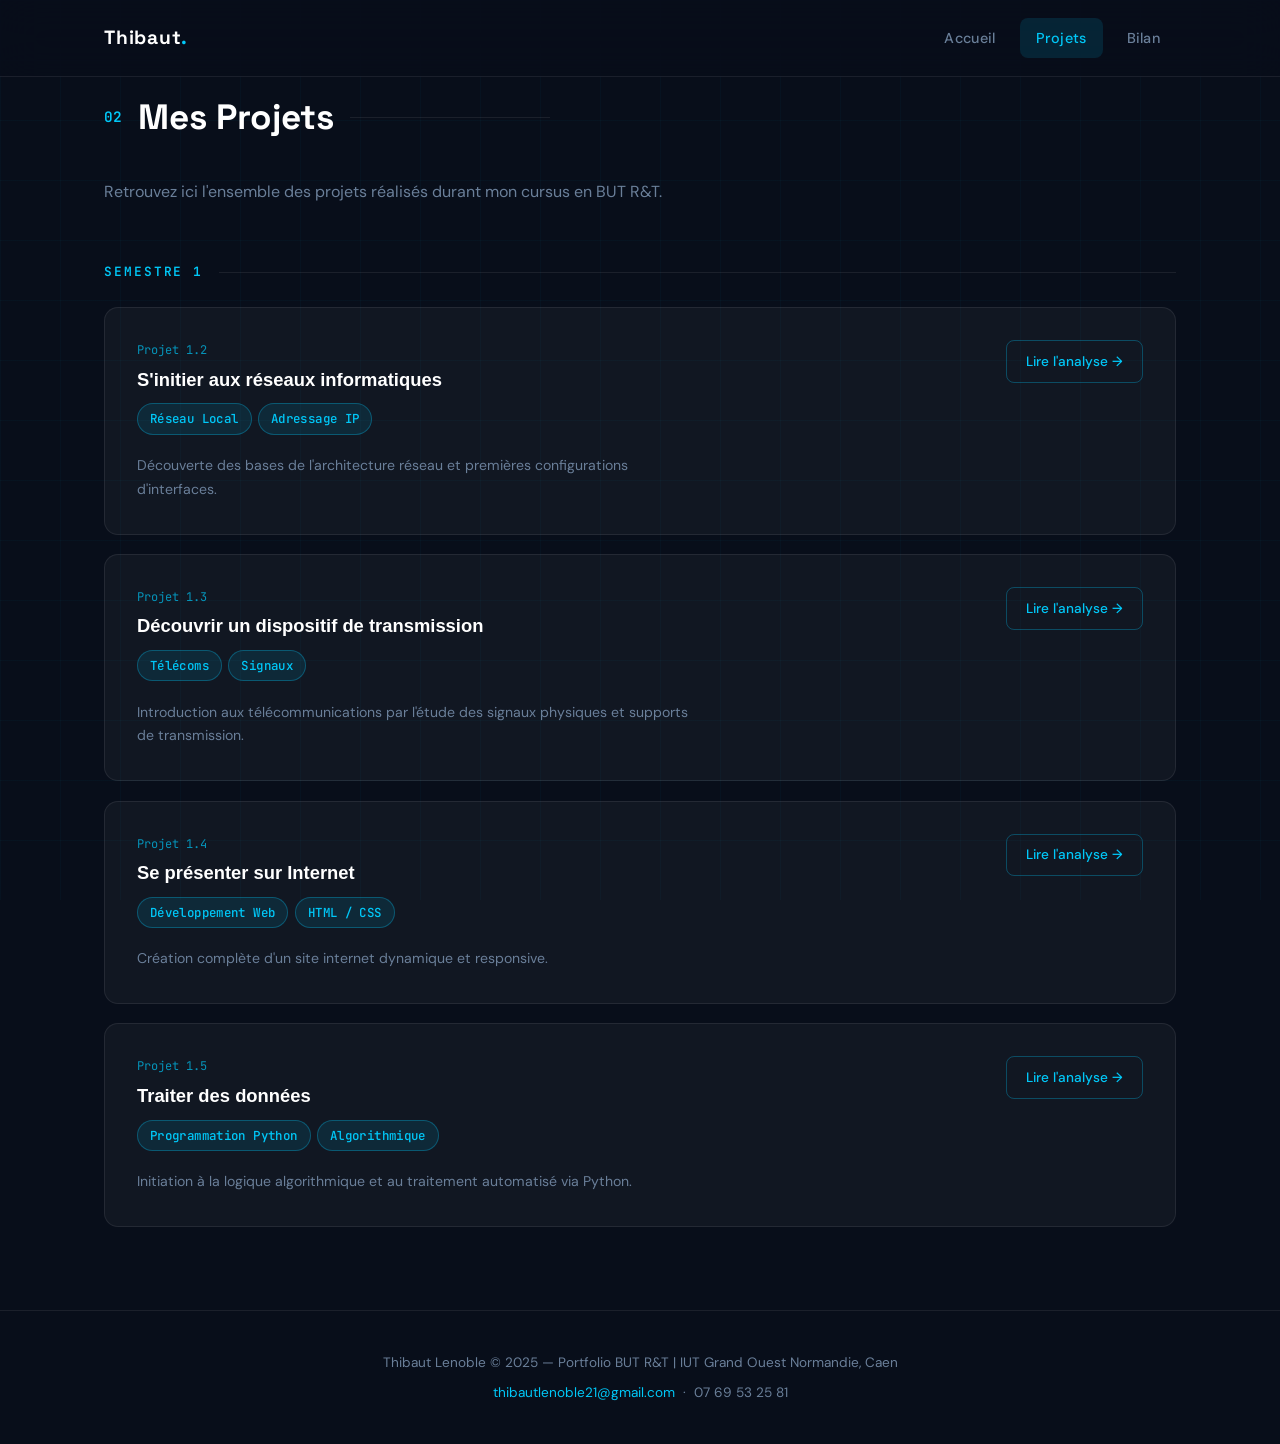
<file: projets.html>
<!DOCTYPE html>
<html lang="fr">
<head>
    <meta charset="UTF-8">
    <meta name="viewport" content="width=device-width, initial-scale=1.0">
    <title>Projets — Thibaut Lenoble</title>
    <link rel="stylesheet" href="styles.css">
    <style>
        .sae-card {
            background: var(--bg-card);
            border: 1px solid var(--border);
            border-radius: var(--radius);
            padding: 2rem;
            margin-bottom: 1.2rem;
            display: flex;
            justify-content: space-between;
            align-items: flex-end;
            gap: 2rem;
            transition: var(--transition);
            position: relative;
            overflow: hidden;
        }

        .sae-card::before {
            content: '';
            position: absolute;
            left: 0; top: 0; bottom: 0;
            width: 3px;
            background: var(--cyan);
            opacity: 0;
            transition: opacity 0.3s;
        }

        .sae-card:hover {
            border-color: rgba(0,200,248,0.2);
            background: rgba(255,255,255,0.06);
            transform: translateX(4px);
        }

        .sae-card:hover::before { opacity: 1; }

        .sae-card-body { flex: 1; }

        .sae-card h3 {
            font-family: 'Syne', sans-serif;
            font-size: 1.15rem;
            font-weight: 700;
            color: var(--white);
            margin-bottom: 0.8rem;
        }

        .sae-card p {
            font-size: 0.88rem;
            color: var(--text-dim);
            line-height: 1.7;
            max-width: 560px;
        }

        .sae-num {
            font-family: 'JetBrains Mono', monospace;
            font-size: 0.75rem;
            color: var(--cyan);
            margin-bottom: 0.5rem;
            display: block;
            opacity: 0.7;
        }

        @media (max-width: 620px) {
            .sae-card { flex-direction: column; align-items: flex-start; }
        }
    </style>
</head>
<body>

<header>
    <nav>
        <a href="index.html" class="logo">Thibaut<span>.</span></a>
        <div class="nav-links">
            <a href="index.html">Accueil</a>
            <a href="projets.html" class="active">Projets</a>
            <a href="bilan.html">Bilan</a>
        </div>
    </nav>
</header>

<section>
    <h2 class="fade-up"><span class="h2-num">02</span> Mes Projets</h2>
    <p class="fade-up delay-1" style="color: var(--text-dim); margin-bottom: 3rem; max-width: 600px;">
        Retrouvez ici l'ensemble des projets réalisés durant mon cursus en BUT R&amp;T.
    </p>

    <div class="semester-title reveal">Semestre 1</div>

    <div class="sae-card reveal delay-1">
        <div class="sae-card-body">
            <span class="sae-num">Projet 1.2</span>
            <h3>S'initier aux réseaux informatiques</h3>
            <div class="tags"><span class="tag">Réseau Local</span><span class="tag">Adressage IP</span></div>
            <p>Découverte des bases de l'architecture réseau et premières configurations d'interfaces.</p>
        </div>
        <a href="sae-1-02.html" class="btn-outline">Lire l'analyse →</a>
    </div>

    <div class="sae-card reveal delay-2">
        <div class="sae-card-body">
            <span class="sae-num">Projet 1.3</span>
            <h3>Découvrir un dispositif de transmission</h3>
            <div class="tags"><span class="tag">Télécoms</span><span class="tag">Signaux</span></div>
            <p>Introduction aux télécommunications par l'étude des signaux physiques et supports de transmission.</p>
        </div>
        <a href="sae-1-03.html" class="btn-outline">Lire l'analyse →</a>
    </div>

    <div class="sae-card reveal delay-3">
        <div class="sae-card-body">
            <span class="sae-num">Projet 1.4</span>
            <h3>Se présenter sur Internet</h3>
            <div class="tags"><span class="tag">Développement Web</span><span class="tag">HTML / CSS</span></div>
            <p>Création complète d'un site internet dynamique et responsive.</p>
        </div>
        <a href="sae-1-04.html" class="btn-outline">Lire l'analyse →</a>
    </div>

    <div class="sae-card reveal delay-4">
        <div class="sae-card-body">
            <span class="sae-num">Projet 1.5</span>
            <h3>Traiter des données</h3>
            <div class="tags"><span class="tag">Programmation Python</span><span class="tag">Algorithmique</span></div>
            <p>Initiation à la logique algorithmique et au traitement automatisé via Python.</p>
        </div>
        <a href="sae-1-05.html" class="btn-outline">Lire l'analyse →</a>
    </div>

</section>

<footer>
    <p>Thibaut Lenoble © 2025 — Portfolio BUT R&amp;T | IUT Grand Ouest Normandie, Caen</p>
    <p style="margin-top:0.4rem;">
        <a href="mailto:thibautlenoble21@gmail.com">thibautlenoble21@gmail.com</a>
        &nbsp;·&nbsp; 07 69 53 25 81
    </p>
</footer>

<script>
    const observer = new IntersectionObserver((entries) => {
        entries.forEach(e => { if (e.isIntersecting) { e.target.classList.add('visible'); } });
    }, { threshold: 0.1 });
    document.querySelectorAll('.reveal').forEach(el => observer.observe(el));
</script>
</body>
</html>
</file>
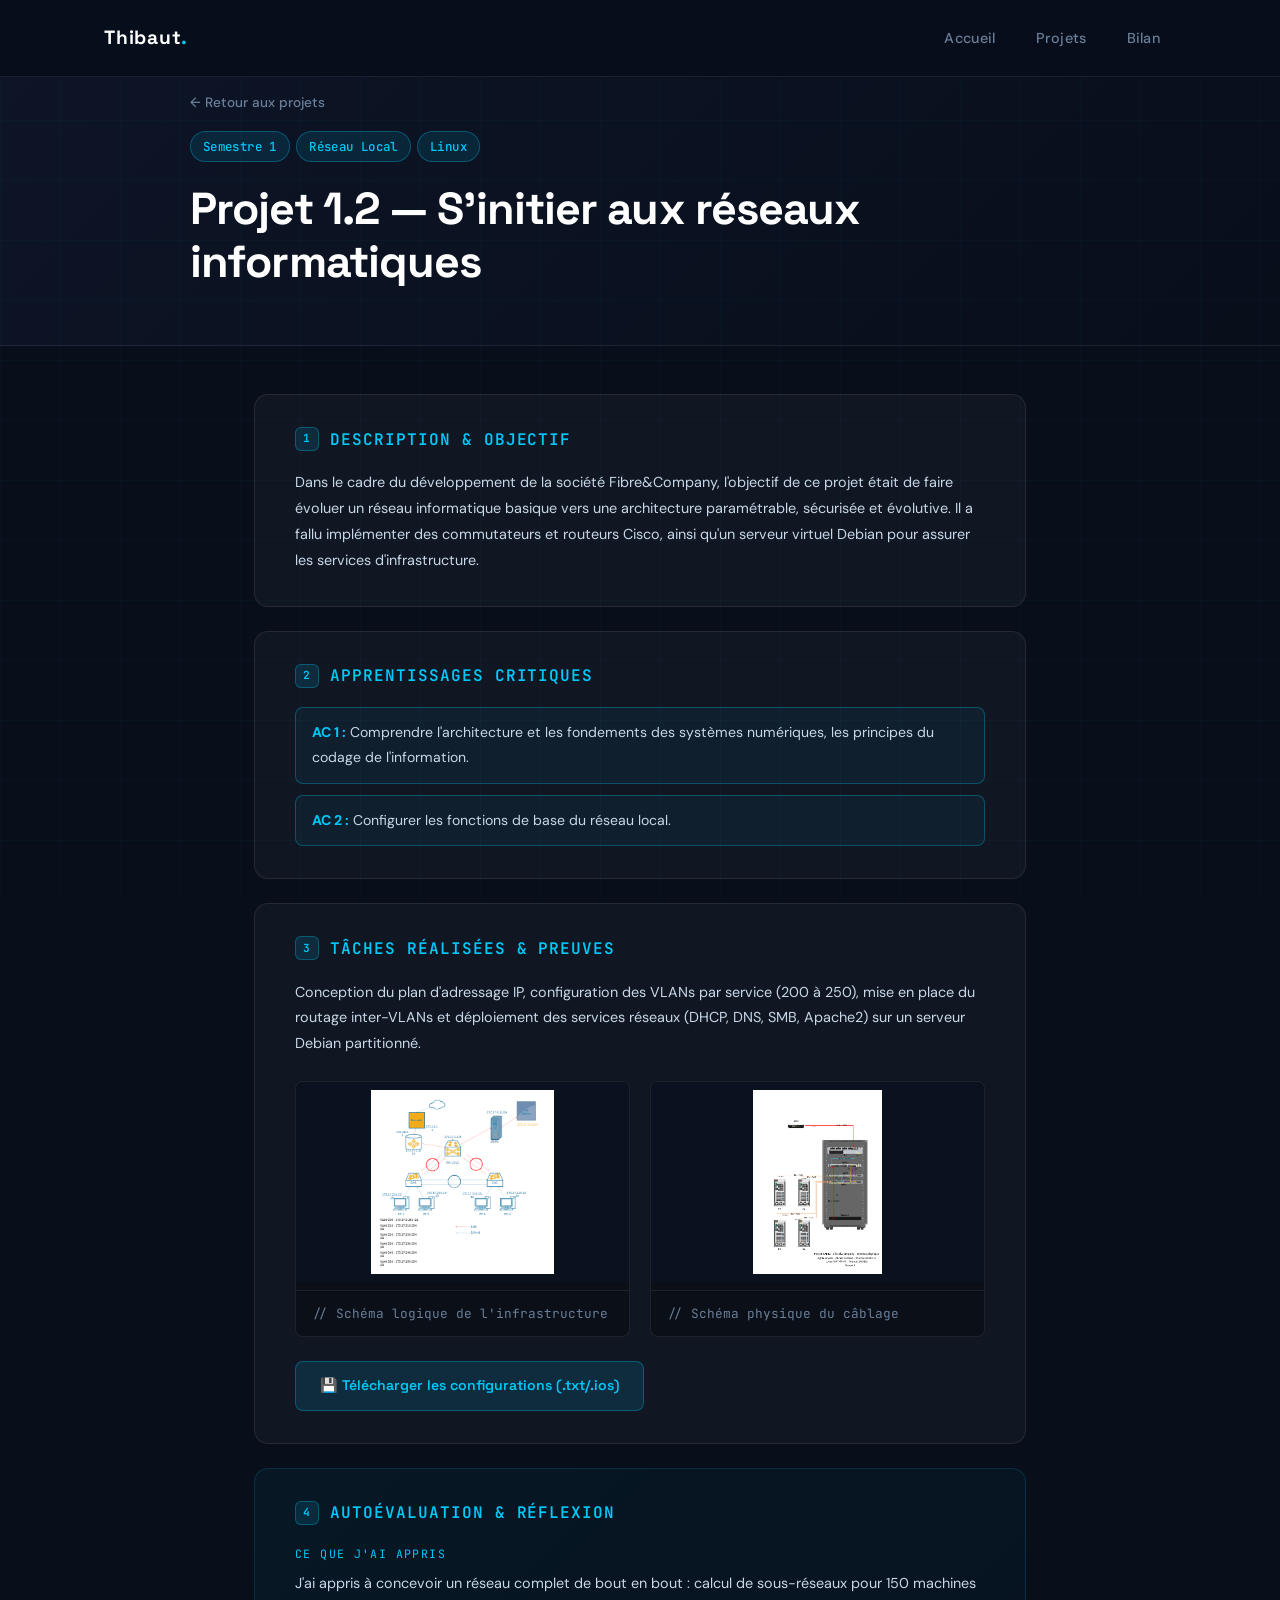
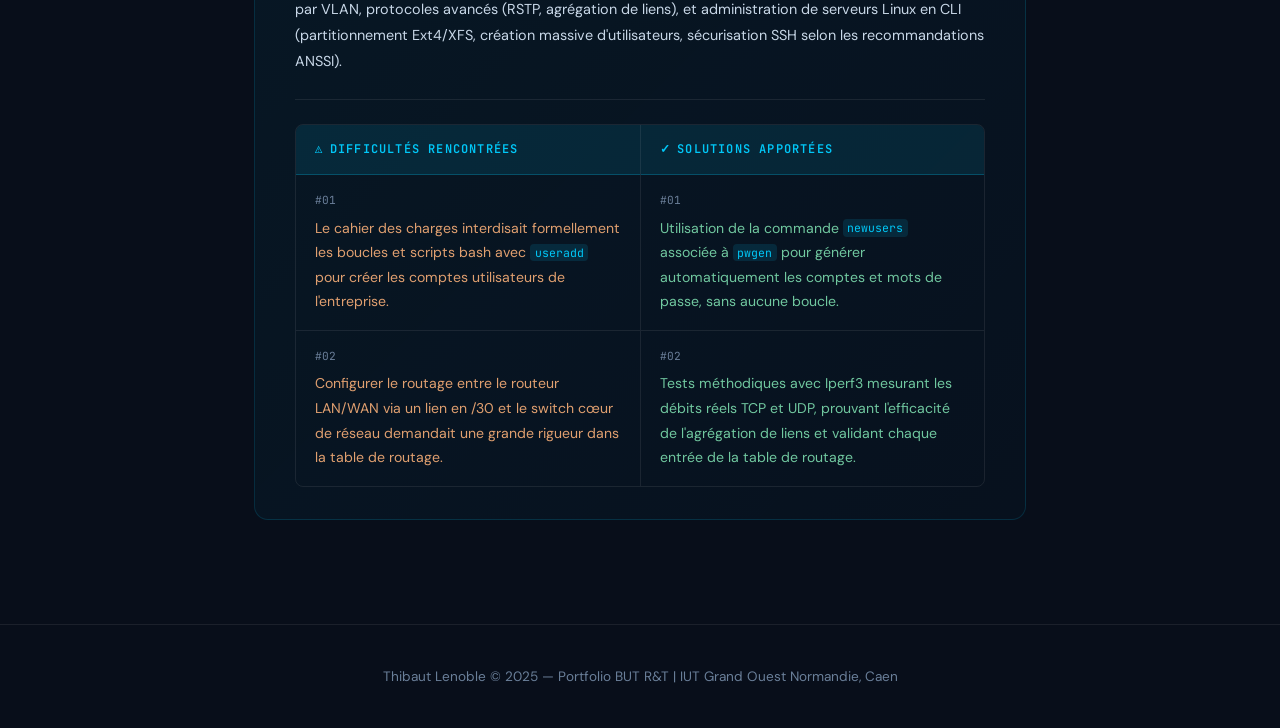
<file: sae-1-02.html>
<!DOCTYPE html>
<html lang="fr">
<head>
    <meta charset="UTF-8">
    <meta name="viewport" content="width=device-width, initial-scale=1.0">
    <title>Projet 1.2 — Thibaut Lenoble</title>
    <link rel="stylesheet" href="styles.css">
    <style>
        .sae-page-header {
            background: linear-gradient(135deg, var(--bg-2) 0%, var(--bg) 100%);
            border-bottom: 1px solid var(--border);
            padding: 5.5rem 5% 3rem;
        }

        .sae-page-header-inner {
            max-width: 900px;
            margin: auto;
        }

        .sae-page-header h1 {
            font-family: 'Space Grotesk', sans-serif;
            font-size: clamp(1.8rem, 3.5vw, 2.8rem);
            font-weight: 800;
            color: var(--white);
            margin: 1rem 0 0.5rem;
            letter-spacing: -0.02em;
        }

        main {
            max-width: 900px;
            margin: 0 auto;
            padding: 3rem 5% 5rem;
            position: relative;
            z-index: 1;
        }

        .content-block {
            background: var(--bg-card);
            border: 1px solid var(--border);
            border-radius: var(--radius);
            padding: 2rem 2.5rem;
            margin-bottom: 1.5rem;
            transition: var(--transition);
        }

        .content-block:hover { border-color: rgba(0,200,248,0.15); }

        .content-block h2 {
            font-size: 1rem;
            font-family: 'JetBrains Mono', monospace;
            color: var(--cyan);
            font-weight: 600;
            margin-bottom: 1.2rem;
            letter-spacing: 0.06em;
            text-transform: uppercase;
            display: flex;
            align-items: center;
            gap: 0.7rem;
        }

        .content-block h2::after { display: none; }

        .content-block h2 .block-num {
            width: 24px; height: 24px;
            background: var(--cyan-dim);
            border: 1px solid var(--tag-border);
            border-radius: 6px;
            display: flex;
            align-items: center;
            justify-content: center;
            font-size: 0.7rem;
            flex-shrink: 0;
        }

        .content-block p, .content-block li {
            font-size: 0.9rem;
            color: var(--text);
            line-height: 1.8;
        }

        .ac-list {
            list-style: none;
            display: flex;
            flex-direction: column;
            gap: 0.7rem;
        }

        .ac-list li {
            background: rgba(0,200,248,0.05);
            border: 1px solid var(--tag-border);
            border-radius: var(--radius-sm);
            padding: 0.75rem 1rem;
            font-size: 0.88rem;
        }

        .ac-list li strong { color: var(--cyan); }

        .proof-grid {
            display: grid;
            grid-template-columns: 1fr 1fr;
            gap: 1.2rem;
            margin: 1.5rem 0;
        }

        .proof-grid figure {
            margin: 0;
            background: rgba(0,0,0,0.3);
            border: 1px solid var(--border);
            border-radius: var(--radius-sm);
            overflow: hidden;
        }

        .proof-grid img {
            width: 100%;
            height: 200px;
            object-fit: contain;
            background: #0a1220;
            padding: 0.5rem;
        }

        .proof-grid figcaption {
            padding: 0.7rem 1rem;
            font-size: 0.8rem;
            color: var(--text-dim);
            font-family: 'JetBrains Mono', monospace;
            border-top: 1px solid var(--border);
        }

        .reflexion-block {
            background: linear-gradient(135deg, rgba(0,200,248,0.05), rgba(0,200,248,0.02));
            border: 1px solid rgba(0,200,248,0.15);
        }

        .reflexion-item {
            margin-bottom: 1.5rem;
            padding-bottom: 1.5rem;
            border-bottom: 1px solid var(--border);
        }

        .reflexion-item:last-child { margin-bottom: 0; padding-bottom: 0; border-bottom: none; }

        .reflexion-item .r-label {
            font-family: 'JetBrains Mono', monospace;
            font-size: 0.72rem;
            color: var(--cyan);
            letter-spacing: 0.12em;
            text-transform: uppercase;
            margin-bottom: 0.5rem;
            display: block;
        }

        .reflexion-item p { color: var(--text); font-size: 0.9rem; }

        .btn-download {
            display: inline-flex;
            align-items: center;
            gap: 0.6rem;
            background: var(--cyan-dim);
            color: var(--cyan);
            border: 1px solid var(--tag-border);
            padding: 0.75rem 1.5rem;
            border-radius: var(--radius-sm);
            text-decoration: none;
            font-size: 0.88rem;
            font-weight: 600;
            font-family: 'Space Grotesk', sans-serif;
            transition: var(--transition);
        }

        .btn-download:hover {
            background: rgba(0,200,248,0.2);
            transform: translateY(-2px);
            box-shadow: 0 4px 16px var(--cyan-glow);
        }

        @media (max-width: 600px) { .proof-grid { grid-template-columns: 1fr; } }
    </style>
</head>
<body>

<header>
    <nav>
        <a href="index.html" class="logo">Thibaut<span>.</span></a>
        <div class="nav-links">
            <a href="index.html">Accueil</a>
            <a href="projets.html">Projets</a>
            <a href="bilan.html">Bilan</a>
        </div>
    </nav>
</header>

<div class="sae-page-header">
    <div class="sae-page-header-inner">
        <a href="projets.html" class="back-btn fade-up">← Retour aux projets</a>
        <div class="tags fade-up delay-1" style="margin-top: 1rem;">
            <span class="tag">Semestre 1</span>
            <span class="tag">Réseau Local</span>
            <span class="tag">Linux</span>
        </div>
        <h1 class="fade-up delay-2">Projet 1.2 — S'initier aux réseaux informatiques</h1>
    </div>
</div>

<main>
    <div class="content-block reveal">
        <h2><span class="block-num">1</span>Description &amp; Objectif</h2>
        <p>Dans le cadre du développement de la société Fibre&amp;Company, l'objectif de ce projet était de faire évoluer un réseau informatique basique vers une architecture paramétrable, sécurisée et évolutive. Il a fallu implémenter des commutateurs et routeurs Cisco, ainsi qu'un serveur virtuel Debian pour assurer les services d'infrastructure.</p>
    </div>

    <div class="content-block reveal delay-1">
        <h2><span class="block-num">2</span>Apprentissages Critiques</h2>
        <ul class="ac-list">
            <li><strong>AC 1 :</strong> Comprendre l'architecture et les fondements des systèmes numériques, les principes du codage de l'information.</li>
            <li><strong>AC 2 :</strong> Configurer les fonctions de base du réseau local.</li>
        </ul>
    </div>

    <div class="content-block reveal delay-2">
        <h2><span class="block-num">3</span>Tâches réalisées &amp; Preuves</h2>
        <p>Conception du plan d'adressage IP, configuration des VLANs par service (200 à 250), mise en place du routage inter-VLANs et déploiement des services réseaux (DHCP, DNS, SMB, Apache2) sur un serveur Debian partitionné.</p>

        <div class="proof-grid">
            <figure>
                <img src="./SAE12TUFF.png" alt="Schéma logique Packet Tracer">
                <figcaption>// Schéma logique de l'infrastructure</figcaption>
            </figure>
            <figure>
                <img src="./SAE12physique.png" alt="Schéma matériel physique">
                <figcaption>// Schéma physique du câblage</figcaption>
            </figure>
        </div>

        <a href="./configurations_SAE12.zip" class="btn-download">
            💾 Télécharger les configurations (.txt/.ios)
        </a>
    </div>

    <div class="content-block reflexion-block reveal delay-3">
        <h2><span class="block-num">4</span>Autoévaluation &amp; Réflexion</h2>

        <div class="reflexion-item">
            <span class="r-label">Ce que j'ai appris</span>
            <p>J'ai appris à concevoir un réseau complet de bout en bout : calcul de sous-réseaux pour 150 machines par VLAN, protocoles avancés (RSTP, agrégation de liens), et administration de serveurs Linux en CLI (partitionnement Ext4/XFS, création massive d'utilisateurs, sécurisation SSH selon les recommandations ANSSI).</p>
        </div>

        <div class="diff-table-wrap">
            <table class="diff-table">
                <thead>
                    <tr>
                        <th><span class="th-icon">⚠</span>Difficultés rencontrées</th>
                        <th><span class="th-icon">✓</span>Solutions apportées</th>
                    </tr>
                </thead>
                <tbody>
                    <tr>
                        <td>
                            <span class="row-num">#01</span>
                            Le cahier des charges interdisait formellement les boucles et scripts bash avec <code>useradd</code> pour créer les comptes utilisateurs de l'entreprise.
                        </td>
                        <td>
                            <span class="row-num">#01</span>
                            Utilisation de la commande <code>newusers</code> associée à <code>pwgen</code> pour générer automatiquement les comptes et mots de passe, sans aucune boucle.
                        </td>
                    </tr>
                    <tr>
                        <td>
                            <span class="row-num">#02</span>
                            Configurer le routage entre le routeur LAN/WAN via un lien en /30 et le switch cœur de réseau demandait une grande rigueur dans la table de routage.
                        </td>
                        <td>
                            <span class="row-num">#02</span>
                            Tests méthodiques avec Iperf3 mesurant les débits réels TCP et UDP, prouvant l'efficacité de l'agrégation de liens et validant chaque entrée de la table de routage.
                        </td>
                    </tr>
                </tbody>
            </table>
        </div>
    </div>
</main>

<footer>
    <p>Thibaut Lenoble © 2025 — Portfolio BUT R&amp;T | IUT Grand Ouest Normandie, Caen</p>
</footer>

<script>
    const observer = new IntersectionObserver((entries) => {
        entries.forEach(e => { if (e.isIntersecting) { e.target.classList.add('visible'); } });
    }, { threshold: 0.1 });
    document.querySelectorAll('.reveal').forEach(el => observer.observe(el));
</script>
</body>
</html>
</file>
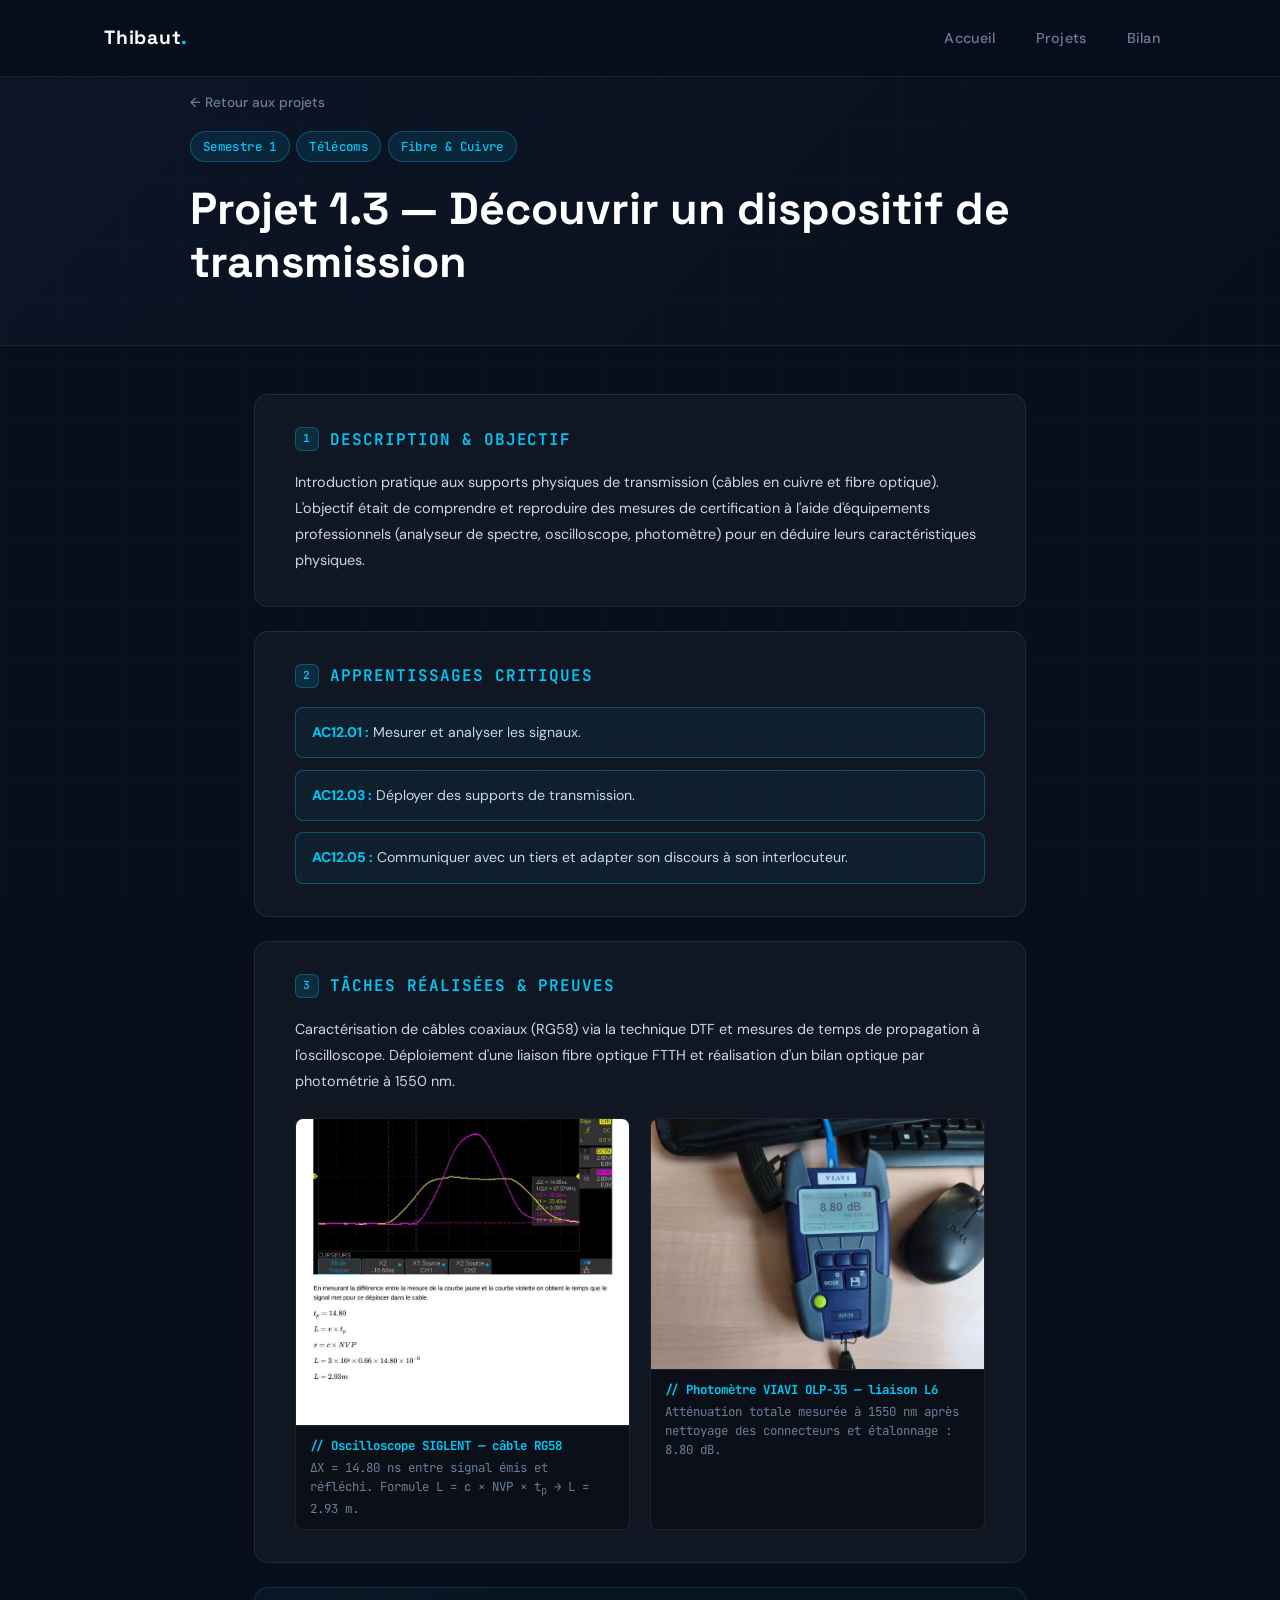
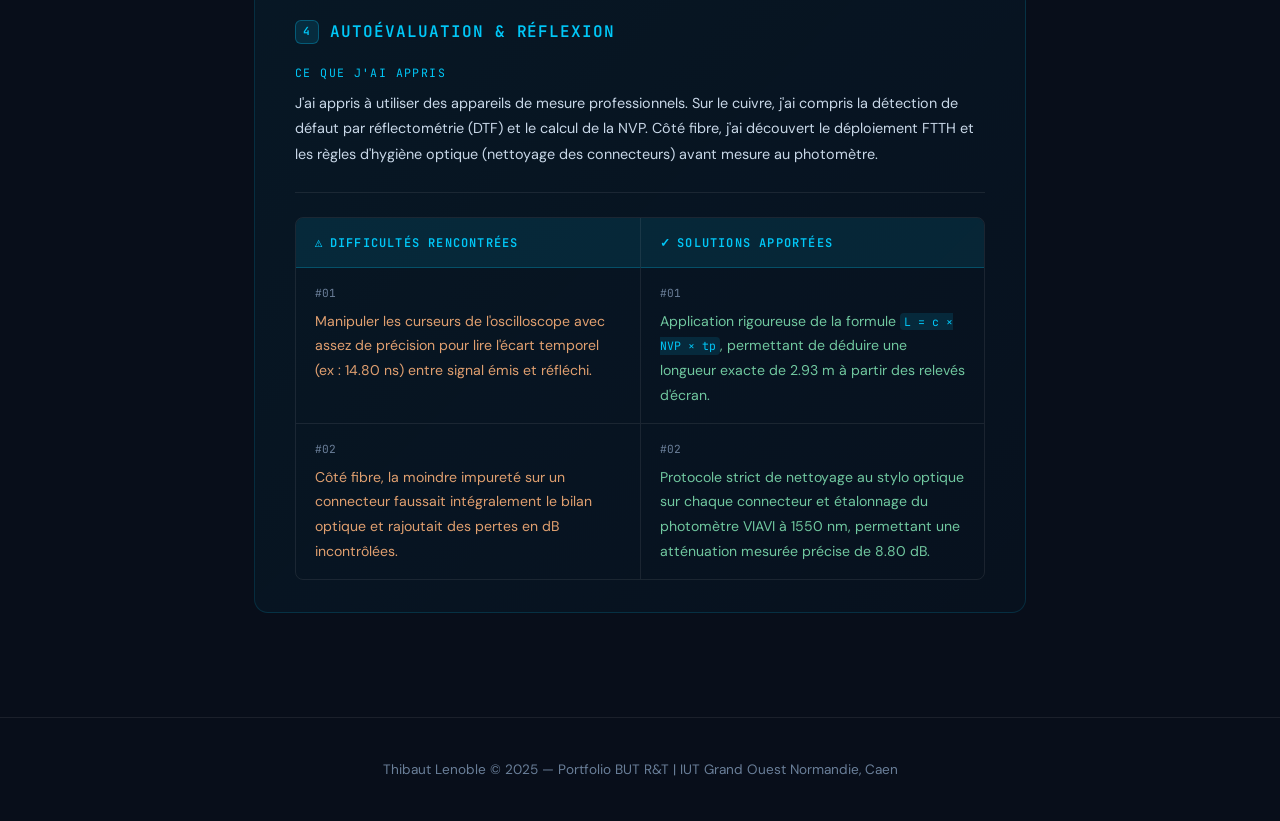
<file: sae-1-03.html>
<!DOCTYPE html>
<html lang="fr">
<head>
    <meta charset="UTF-8">
    <meta name="viewport" content="width=device-width, initial-scale=1.0">
    <title>Projet 1.3 — Thibaut Lenoble</title>
    <link rel="stylesheet" href="styles.css">
    <style>
        .sae-page-header {
            background: linear-gradient(135deg, var(--bg-2) 0%, var(--bg) 100%);
            border-bottom: 1px solid var(--border);
            padding: 5.5rem 5% 3rem;
        }
        .sae-page-header-inner { max-width: 900px; margin: auto; }
        .sae-page-header h1 {
            font-family: 'Space Grotesk', sans-serif;
            font-size: clamp(1.8rem, 3.5vw, 2.8rem);
            font-weight: 800;
            color: var(--white);
            margin: 1rem 0 0.5rem;
        }
        main { max-width: 900px; margin: 0 auto; padding: 3rem 5% 5rem; position: relative; z-index: 1; }
        .content-block {
            background: var(--bg-card);
            border: 1px solid var(--border);
            border-radius: var(--radius);
            padding: 2rem 2.5rem;
            margin-bottom: 1.5rem;
            transition: var(--transition);
        }
        .content-block:hover { border-color: rgba(0,200,248,0.15); }
        .content-block h2 {
            font-size: 1rem;
            font-family: 'JetBrains Mono', monospace;
            color: var(--cyan);
            font-weight: 600;
            margin-bottom: 1.2rem;
            letter-spacing: 0.06em;
            text-transform: uppercase;
            display: flex;
            align-items: center;
            gap: 0.7rem;
        }
        .content-block h2::after { display: none; }
        .content-block h2 .block-num {
            width: 24px; height: 24px;
            background: var(--cyan-dim);
            border: 1px solid var(--tag-border);
            border-radius: 6px;
            display: flex; align-items: center; justify-content: center;
            font-size: 0.7rem; flex-shrink: 0;
        }
        .content-block p, .content-block li { font-size: 0.9rem; color: var(--text); line-height: 1.8; }
        .ac-list { list-style: none; display: flex; flex-direction: column; gap: 0.7rem; }
        .ac-list li {
            background: rgba(0,200,248,0.05);
            border: 1px solid var(--tag-border);
            border-radius: var(--radius-sm);
            padding: 0.75rem 1rem;
            font-size: 0.88rem;
        }
        .ac-list li strong { color: var(--cyan); }

        /* === PROOF GRID === */
        .proof-grid {
            display: grid;
            grid-template-columns: 1fr 1fr;
            gap: 1.2rem;
            margin-top: 1.5rem;
        }
        .proof-fig {
            background: rgba(0,0,0,0.3);
            border: 1px solid var(--border);
            border-radius: var(--radius-sm);
            overflow: hidden;
            transition: var(--transition);
        }
        .proof-fig:hover {
            border-color: rgba(0,200,248,0.25);
            transform: translateY(-2px);
        }
        .proof-fig img {
            width: 100%;
            display: block;
            object-fit: cover;
            background: #060c18;
        }
        .proof-fig figcaption {
            padding: 0.65rem 0.9rem;
            font-size: 0.78rem;
            color: var(--text-dim);
            font-family: 'JetBrains Mono', monospace;
            border-top: 1px solid var(--border);
            line-height: 1.55;
        }
        .proof-fig figcaption strong {
            color: var(--cyan);
            display: block;
            margin-bottom: 0.15rem;
        }

        /* === REFLEXION === */
        .reflexion-block {
            background: linear-gradient(135deg, rgba(0,200,248,0.05), rgba(0,200,248,0.02));
            border: 1px solid rgba(0,200,248,0.15);
        }
        .reflexion-item { margin-bottom: 1.5rem; padding-bottom: 1.5rem; border-bottom: 1px solid var(--border); }
        .reflexion-item:last-child { margin-bottom: 0; padding-bottom: 0; border-bottom: none; }
        .reflexion-item .r-label {
            font-family: 'JetBrains Mono', monospace;
            font-size: 0.72rem;
            color: var(--cyan);
            letter-spacing: 0.12em;
            text-transform: uppercase;
            margin-bottom: 0.5rem;
            display: block;
        }
        .reflexion-item p { color: var(--text); font-size: 0.9rem; }

        @media (max-width: 600px) {
            .proof-grid { grid-template-columns: 1fr; }
        }
    </style>
</head>
<body>
<header>
    <nav>
        <a href="index.html" class="logo">Thibaut<span>.</span></a>
        <div class="nav-links">
            <a href="index.html">Accueil</a>
            <a href="projets.html">Projets</a>
            <a href="bilan.html">Bilan</a>
        </div>
    </nav>
</header>

<div class="sae-page-header">
    <div class="sae-page-header-inner">
        <a href="projets.html" class="back-btn fade-up">← Retour aux projets</a>
        <div class="tags fade-up delay-1" style="margin-top:1rem;">
            <span class="tag">Semestre 1</span>
            <span class="tag">Télécoms</span>
            <span class="tag">Fibre &amp; Cuivre</span>
        </div>
        <h1 class="fade-up delay-2">Projet 1.3 — Découvrir un dispositif de transmission</h1>
    </div>
</div>

<main>
    <div class="content-block reveal">
        <h2><span class="block-num">1</span>Description &amp; Objectif</h2>
        <p>Introduction pratique aux supports physiques de transmission (câbles en cuivre et fibre optique). L'objectif était de comprendre et reproduire des mesures de certification à l'aide d'équipements professionnels (analyseur de spectre, oscilloscope, photomètre) pour en déduire leurs caractéristiques physiques.</p>
    </div>

    <div class="content-block reveal delay-1">
        <h2><span class="block-num">2</span>Apprentissages Critiques</h2>
        <ul class="ac-list">
            <li><strong>AC12.01 :</strong> Mesurer et analyser les signaux.</li>
            <li><strong>AC12.03 :</strong> Déployer des supports de transmission.</li>
            <li><strong>AC12.05 :</strong> Communiquer avec un tiers et adapter son discours à son interlocuteur.</li>
        </ul>
    </div>

    <div class="content-block reveal delay-2">
        <h2><span class="block-num">3</span>Tâches réalisées &amp; Preuves</h2>
        <p>Caractérisation de câbles coaxiaux (RG58) via la technique DTF et mesures de temps de propagation à l'oscilloscope. Déploiement d'une liaison fibre optique FTTH et réalisation d'un bilan optique par photométrie à 1550 nm.</p>

        <div class="proof-grid">
            <figure class="proof-fig">
                <img src="./proof_oscillo_calcul.jpg" alt="Oscilloscope SIGLENT — ΔX = 14.80 ns, L = 2.93 m">
                <figcaption>
                    <strong>// Oscilloscope SIGLENT — câble RG58</strong>
                    ΔX = 14.80 ns entre signal émis et réfléchi. Formule L = c × NVP × t<sub>p</sub> → L = 2.93 m.
                </figcaption>
            </figure>
            <figure class="proof-fig">
                <img src="./proof_viavi_8_80dB.png" alt="Photomètre VIAVI OLP-35 — 8.80 dB">
                <figcaption>
                    <strong>// Photomètre VIAVI OLP-35 — liaison L6</strong>
                    Atténuation totale mesurée à 1550 nm après nettoyage des connecteurs et étalonnage : 8.80 dB.
                </figcaption>
            </figure>
        </div>
    </div>

    <div class="content-block reflexion-block reveal delay-3">
        <h2><span class="block-num">4</span>Autoévaluation &amp; Réflexion</h2>

        <div class="reflexion-item">
            <span class="r-label">Ce que j'ai appris</span>
            <p>J'ai appris à utiliser des appareils de mesure professionnels. Sur le cuivre, j'ai compris la détection de défaut par réflectométrie (DTF) et le calcul de la NVP. Côté fibre, j'ai découvert le déploiement FTTH et les règles d'hygiène optique (nettoyage des connecteurs) avant mesure au photomètre.</p>
        </div>

        <div class="diff-table-wrap">
            <table class="diff-table">
                <thead>
                    <tr>
                        <th><span class="th-icon">⚠</span>Difficultés rencontrées</th>
                        <th><span class="th-icon">✓</span>Solutions apportées</th>
                    </tr>
                </thead>
                <tbody>
                    <tr>
                        <td>
                            <span class="row-num">#01</span>
                            Manipuler les curseurs de l'oscilloscope avec assez de précision pour lire l'écart temporel (ex : 14.80 ns) entre signal émis et réfléchi.
                        </td>
                        <td>
                            <span class="row-num">#01</span>
                            Application rigoureuse de la formule <code>L = c × NVP × tp</code>, permettant de déduire une longueur exacte de 2.93 m à partir des relevés d'écran.
                        </td>
                    </tr>
                    <tr>
                        <td>
                            <span class="row-num">#02</span>
                            Côté fibre, la moindre impureté sur un connecteur faussait intégralement le bilan optique et rajoutait des pertes en dB incontrôlées.
                        </td>
                        <td>
                            <span class="row-num">#02</span>
                            Protocole strict de nettoyage au stylo optique sur chaque connecteur et étalonnage du photomètre VIAVI à 1550 nm, permettant une atténuation mesurée précise de 8.80 dB.
                        </td>
                    </tr>
                </tbody>
            </table>
        </div>
    </div>
</main>

<footer>
    <p>Thibaut Lenoble © 2025 — Portfolio BUT R&amp;T | IUT Grand Ouest Normandie, Caen</p>
</footer>

<script>
    const observer = new IntersectionObserver(entries => {
        entries.forEach(e => { if (e.isIntersecting) e.target.classList.add('visible'); });
    }, { threshold: 0.1 });
    document.querySelectorAll('.reveal').forEach(el => observer.observe(el));
</script>
</body>
</html>
</file>
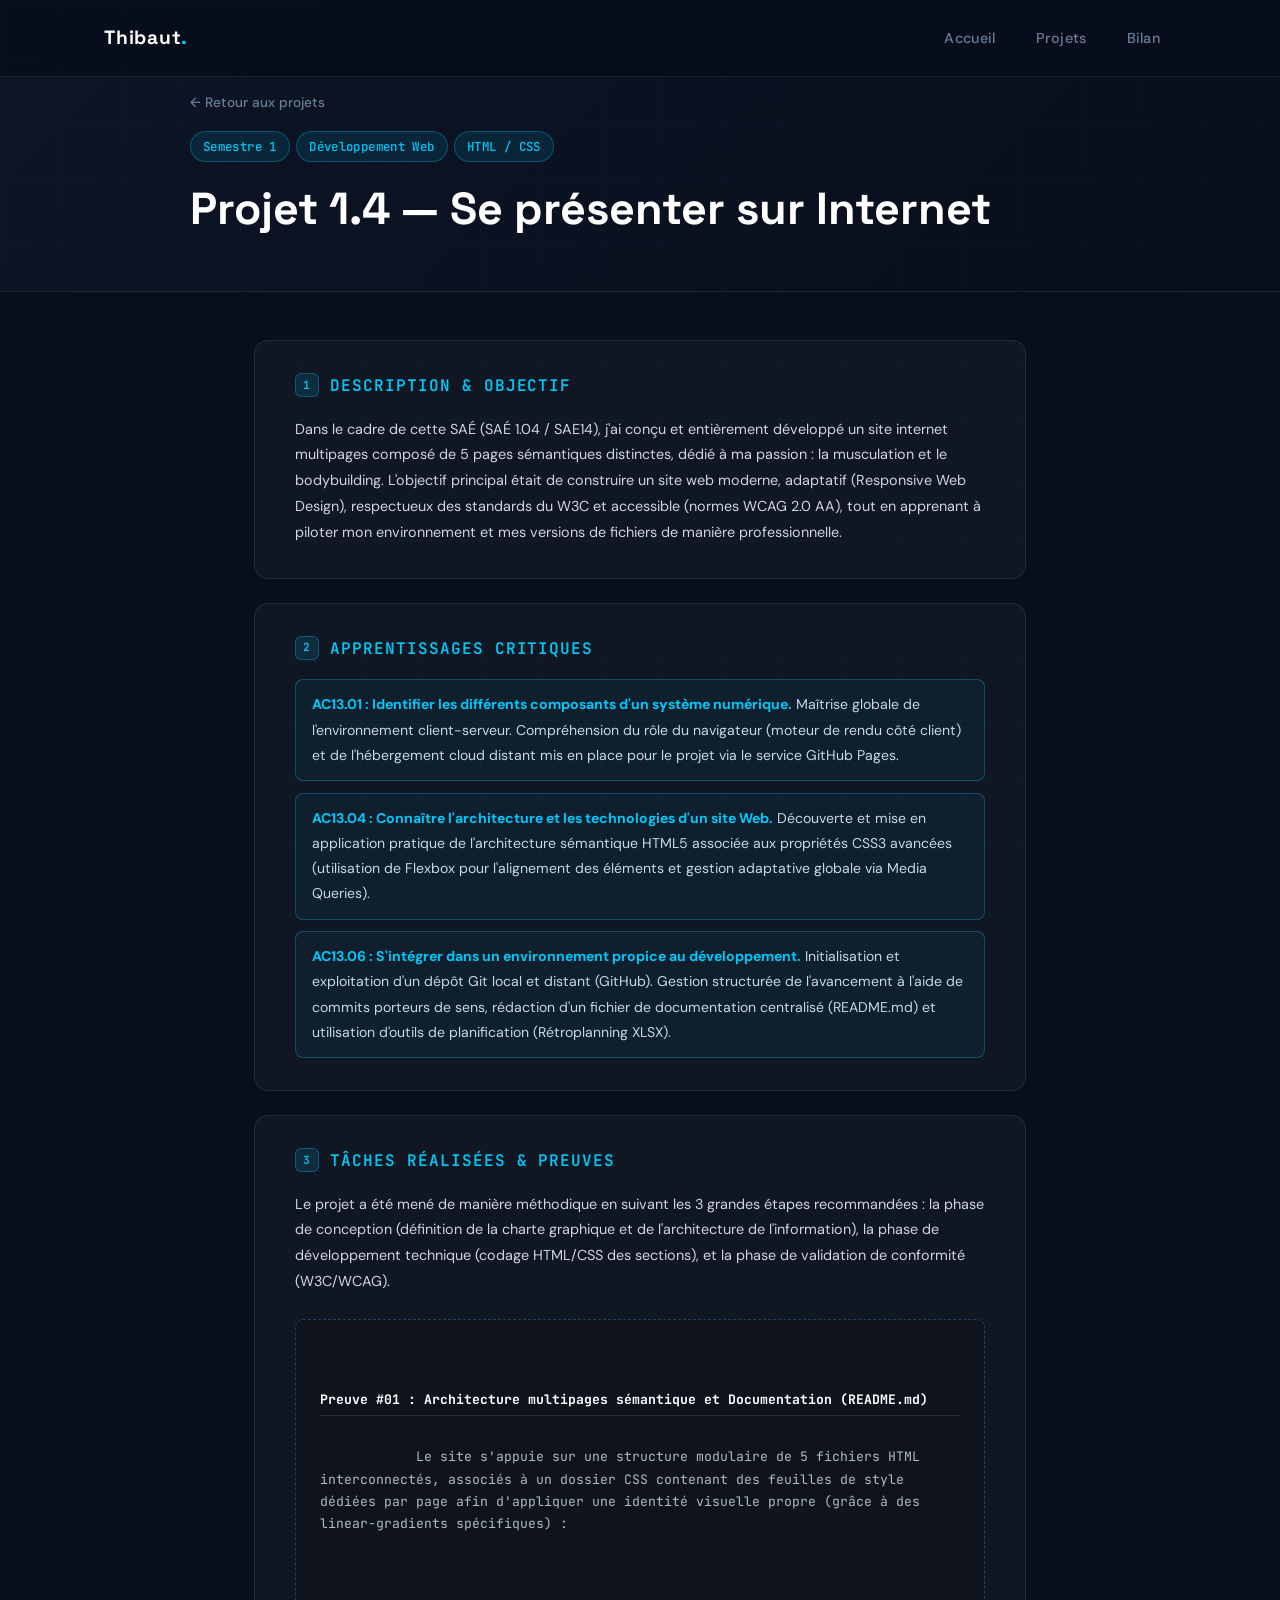
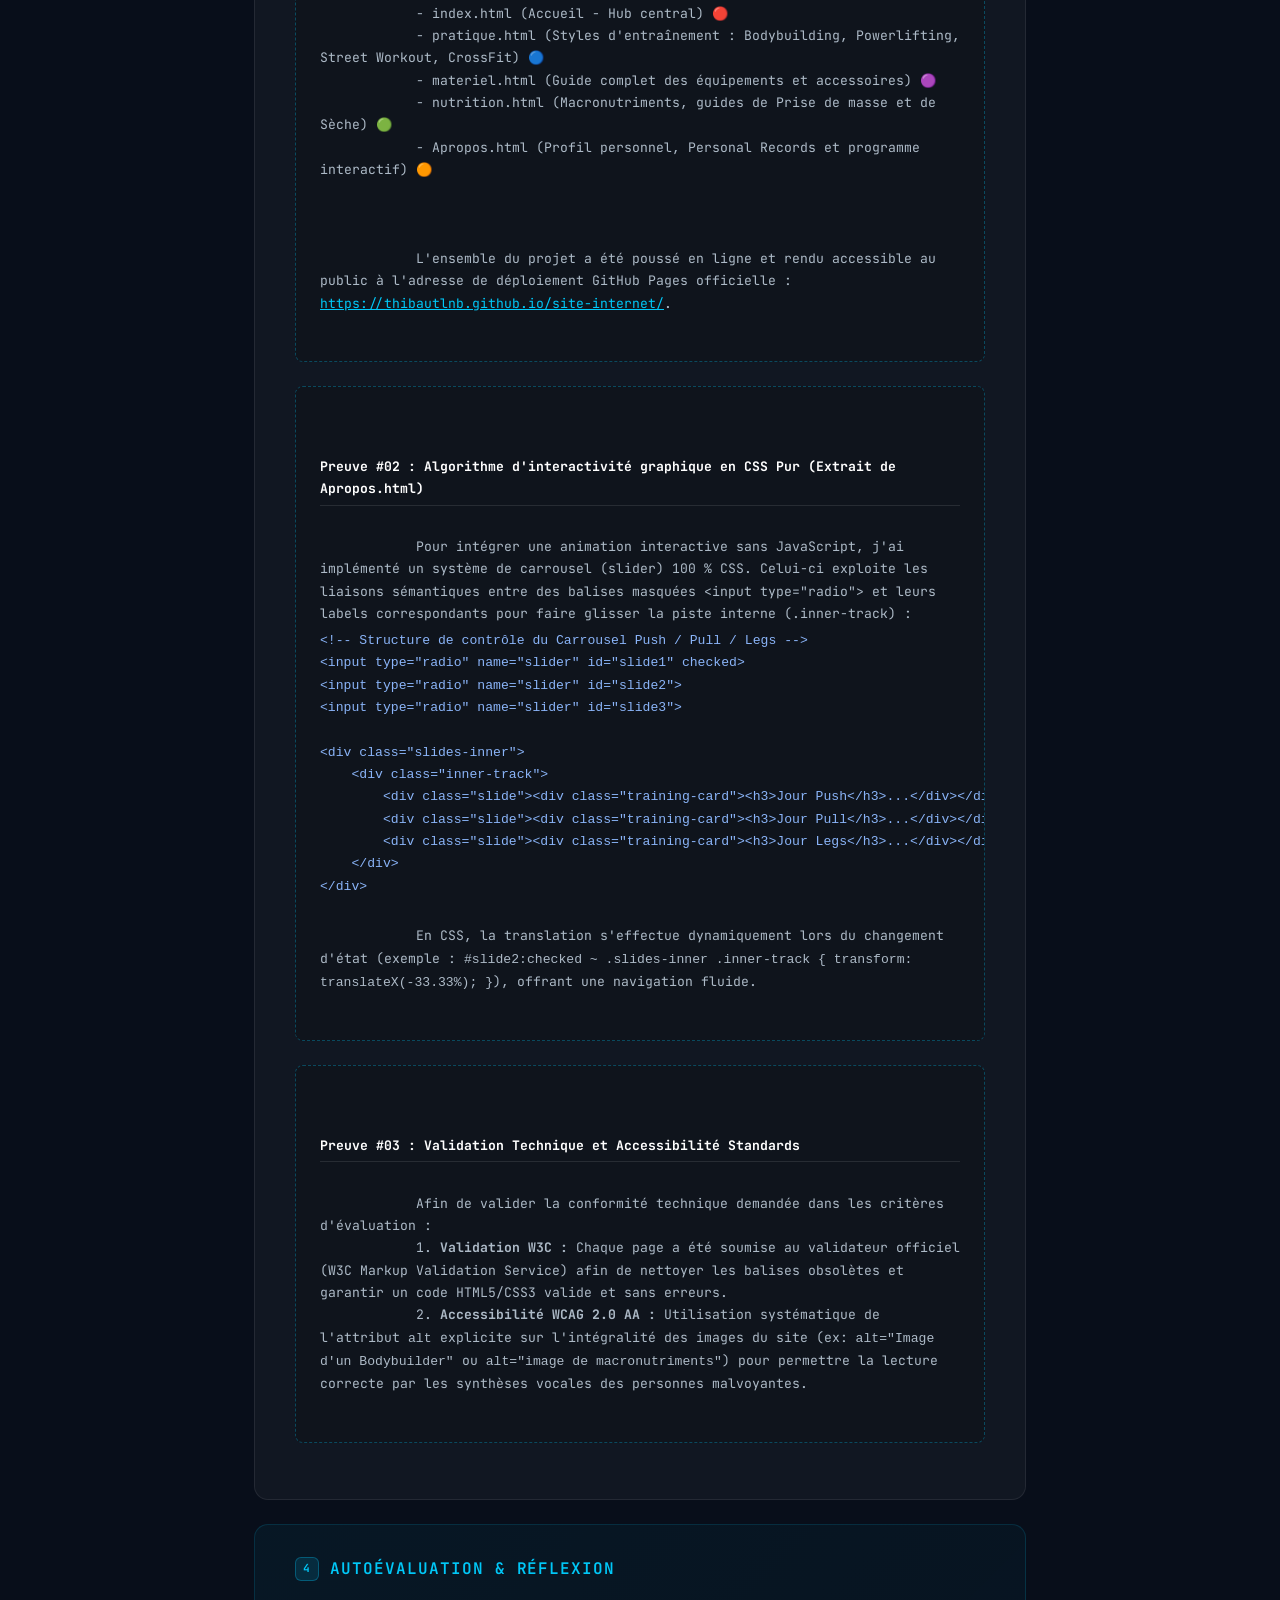
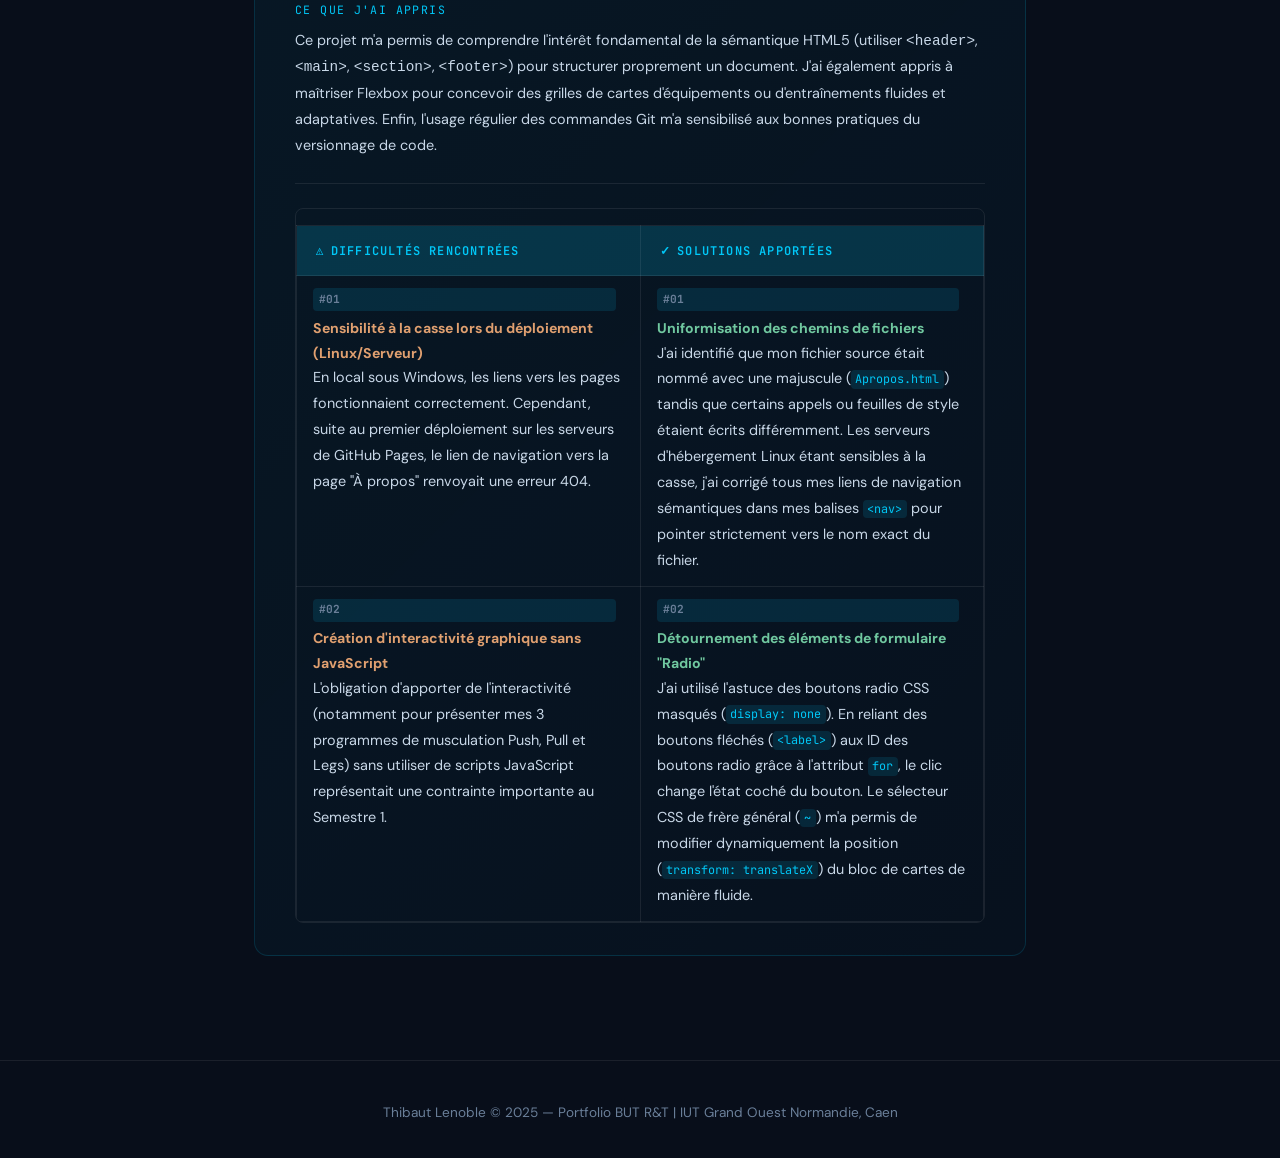
<file: sae-1-04.html>
<!DOCTYPE html>
<html lang="fr">
<head>
    <meta charset="UTF-8">
    <meta name="viewport" content="width=device-width, initial-scale=1.0">
    <title>Projet 1.4 — Thibaut Lenoble</title>
    <link rel="stylesheet" href="styles.css">
    <style>
        .sae-page-header {
            background: linear-gradient(135deg, var(--bg-2) 0%, var(--bg) 100%);
            border-bottom: 1px solid var(--border);
            padding: 5.5rem 5% 3rem;
        }
        .sae-page-header-inner { max-width: 900px; margin: auto; }
        .sae-page-header h1 {
            font-family: 'Space Grotesk', sans-serif;
            font-size: clamp(1.8rem, 3.5vw, 2.8rem);
            font-weight: 800;
            color: var(--white);
            margin: 1rem 0 0.5rem;
        }
        main { max-width: 900px; margin: 0 auto; padding: 3rem 5% 5rem; position: relative; z-index: 1; }
        .content-block {
            background: var(--bg-card);
            border: 1px solid var(--border);
            border-radius: var(--radius);
            padding: 2rem 2.5rem;
            margin-bottom: 1.5rem;
            transition: var(--transition);
        }
        .content-block:hover { border-color: rgba(0,200,248,0.15); }
        .content-block h2 {
            font-size: 1rem;
            font-family: 'JetBrains Mono', monospace;
            color: var(--cyan);
            font-weight: 600;
            margin-bottom: 1.2rem;
            letter-spacing: 0.06em;
            text-transform: uppercase;
            display: flex;
            align-items: center;
            gap: 0.7rem;
        }
        .content-block h2::after { display: none; }
        .content-block h2 .block-num {
            width: 24px; height: 24px;
            background: var(--cyan-dim);
            border: 1px solid var(--tag-border);
            border-radius: 6px;
            display: flex; align-items: center; justify-content: center;
            font-size: 0.7rem; flex-shrink: 0;
        }
        .content-block p, .content-block li { font-size: 0.9rem; color: var(--text); line-height: 1.8; }
        .ac-list { list-style: none; display: flex; flex-direction: column; gap: 0.7rem; }
        .ac-list li {
            background: rgba(0,200,248,0.05);
            border: 1px solid var(--tag-border);
            border-radius: var(--radius-sm);
            padding: 0.75rem 1rem;
            font-size: 0.88rem;
        }
        .ac-list li strong { color: var(--cyan); }
        
        .proof-area {
            background: #0f141c;
            border: 1px dashed rgba(0,200,248,0.3);
            border-radius: var(--radius-sm);
            padding: 1.5rem;
            margin: 1.5rem 0;
            color: #adbac7;
            font-size: 0.82rem;
            font-family: 'JetBrains Mono', monospace;
            text-align: left;
            overflow-x: auto;
            white-space: pre-wrap;
        }
        .proof-title {
            font-weight: bold;
            color: var(--white);
            display: block;
            margin-bottom: 0.5rem;
            border-bottom: 1px solid rgba(255,255,255,0.1);
            padding-bottom: 0.25rem;
        }
        
        .reflexion-block {
            background: linear-gradient(135deg, rgba(0,200,248,0.05), rgba(0,200,248,0.02));
            border: 1px solid rgba(0,200,248,0.15);
        }
        .reflexion-item { margin-bottom: 1.5rem; padding-bottom: 1.5rem; border-bottom: 1px solid var(--border); }
        .reflexion-item:last-child { margin-bottom: 0; padding-bottom: 0; border-bottom: none; }
        .reflexion-item .r-label {
            font-family: 'JetBrains Mono', monospace;
            font-size: 0.72rem;
            color: var(--cyan);
            letter-spacing: 0.12em;
            text-transform: uppercase;
            margin-bottom: 0.5rem;
            display: block;
        }
        .reflexion-item p { color: var(--text); font-size: 0.9rem; }
        .reflexion-item em { color: var(--text-dim); font-style: italic; }
        
        .diff-table { width: 100%; border-collapse: collapse; margin-top: 1rem; }
        .diff-table th, .diff-table td { border: 1px solid var(--border); padding: 0.75rem 1rem; text-align: left; font-size: 0.88rem; vertical-align: top; }
        .diff-table th { background: rgba(0,200,248,0.08); color: var(--white); font-family: 'Space Grotesk', sans-serif; }
        .row-num { display: inline-block; background: var(--cyan-dim); color: var(--cyan); padding: 0.1rem 0.4rem; border-radius: 4px; font-size: 0.75rem; font-weight: bold; margin-right: 0.5rem; font-family: 'JetBrains Mono', monospace; }
        .th-icon { margin-right: 0.5rem; }
    </style>
</head>
<body>
<header>
    <nav>
        <a href="index.html" class="logo">Thibaut<span>.</span></a>
        <div class="nav-links">
            <a href="index.html">Accueil</a>
            <a href="projets.html">Projets</a>
            <a href="bilan.html">Bilan</a>
        </div>
    </nav>
</header>
<div class="sae-page-header">
    <div class="sae-page-header-inner">
        <a href="projets.html" class="back-btn fade-up">← Retour aux projets</a>
        <div class="tags fade-up delay-1" style="margin-top:1rem;">
            <span class="tag">Semestre 1</span>
            <span class="tag">Développement Web</span><span class="tag">HTML / CSS</span>
        </div>
        <h1 class="fade-up delay-2">Projet 1.4 — Se présenter sur Internet</h1>
    </div>
</div>
<main>
    <div class="content-block reveal">
        <h2><span class="block-num">1</span>Description &amp; Objectif</h2>
        <p>Dans le cadre de cette SAÉ (SAÉ 1.04 / SAE14), j'ai conçu et entièrement développé un site internet multipages composé de 5 pages sémantiques distinctes, dédié à ma passion : la musculation et le bodybuilding. L'objectif principal était de construire un site web moderne, adaptatif (Responsive Web Design), respectueux des standards du W3C et accessible (normes WCAG 2.0 AA), tout en apprenant à piloter mon environnement et mes versions de fichiers de manière professionnelle.</p>
    </div>
    
    <div class="content-block reveal delay-1">
        <h2><span class="block-num">2</span>Apprentissages Critiques</h2>
        <ul class="ac-list">
            <li><strong>AC13.01 : Identifier les différents composants d'un système numérique.</strong> Maîtrise globale de l'environnement client-serveur. Compréhension du rôle du navigateur (moteur de rendu côté client) et de l'hébergement cloud distant mis en place pour le projet via le service GitHub Pages.</li>
            <li><strong>AC13.04 : Connaître l'architecture et les technologies d'un site Web.</strong> Découverte et mise en application pratique de l'architecture sémantique HTML5 associée aux propriétés CSS3 avancées (utilisation de Flexbox pour l'alignement des éléments et gestion adaptative globale via Media Queries).</li>
            <li><strong>AC13.06 : S'intégrer dans un environnement propice au développement.</strong> Initialisation et exploitation d'un dépôt Git local et distant (GitHub). Gestion structurée de l'avancement à l'aide de commits porteurs de sens, rédaction d'un fichier de documentation centralisé (README.md) et utilisation d'outils de planification (Rétroplanning XLSX).</li>
        </ul>
    </div>
    
    <div class="content-block reveal delay-2">
        <h2><span class="block-num">3</span>Tâches réalisées &amp; Preuves</h2>
        <p>Le projet a été mené de manière méthodique en suivant les 3 grandes étapes recommandées : la phase de conception (définition de la charte graphique et de l'architecture de l'information), la phase de développement technique (codage HTML/CSS des sections), et la phase de validation de conformité (W3C/WCAG).</p>
        
        <div class="proof-area">
            <span class="proof-title">Preuve #01 : Architecture multipages sémantique et Documentation (README.md)</span>
            Le site s'appuie sur une structure modulaire de 5 fichiers HTML interconnectés, associés à un dossier CSS contenant des feuilles de style dédiées par page afin d'appliquer une identité visuelle propre (grâce à des linear-gradients spécifiques) :
            <br><br>
            - index.html (Accueil - Hub central) 🔴
            - pratique.html (Styles d'entraînement : Bodybuilding, Powerlifting, Street Workout, CrossFit) 🔵
            - materiel.html (Guide complet des équipements et accessoires) 🟣
            - nutrition.html (Macronutriments, guides de Prise de masse et de Sèche) 🟢
            - Apropos.html (Profil personnel, Personal Records et programme interactif) 🟠
            <br><br>
            L'ensemble du projet a été poussé en ligne et rendu accessible au public à l'adresse de déploiement GitHub Pages officielle : <a href="https://thibautlnb.github.io/site-internet/" target="_blank" style="color:var(--cyan)">https://thibautlnb.github.io/site-internet/</a>.
        </div>

        <div class="proof-area">
            <span class="proof-title">Preuve #02 : Algorithme d'interactivité graphique en CSS Pur (Extrait de Apropos.html)</span>
            Pour intégrer une animation interactive sans JavaScript, j'ai implémenté un système de carrousel (slider) 100 % CSS. Celui-ci exploite les liaisons sémantiques entre des balises masquées &lt;input type="radio"&gt; et leurs labels correspondants pour faire glisser la piste interne (.inner-track) :
<pre style="margin: 5px 0; color: #8ab4f8;">
&lt;!-- Structure de contrôle du Carrousel Push / Pull / Legs --&gt;
&lt;input type="radio" name="slider" id="slide1" checked&gt;
&lt;input type="radio" name="slider" id="slide2"&gt;
&lt;input type="radio" name="slider" id="slide3"&gt;

&lt;div class="slides-inner"&gt;
    &lt;div class="inner-track"&gt;
        &lt;div class="slide"&gt;&lt;div class="training-card"&gt;&lt;h3&gt;Jour Push&lt;/h3&gt;...&lt;/div&gt;&lt;/div&gt;
        &lt;div class="slide"&gt;&lt;div class="training-card"&gt;&lt;h3&gt;Jour Pull&lt;/h3&gt;...&lt;/div&gt;&lt;/div&gt;
        &lt;div class="slide"&gt;&lt;div class="training-card"&gt;&lt;h3&gt;Jour Legs&lt;/h3&gt;...&lt;/div&gt;&lt;/div&gt;
    &lt;/div&gt;
&lt;/div&gt;
</pre>
            En CSS, la translation s'effectue dynamiquement lors du changement d'état (exemple : <code>#slide2:checked ~ .slides-inner .inner-track { transform: translateX(-33.33%); }</code>), offrant une navigation fluide.
        </div>

        <div class="proof-area">
            <span class="proof-title">Preuve #03 : Validation Technique et Accessibilité Standards</span>
            Afin de valider la conformité technique demandée dans les critères d'évaluation :
            1. <strong>Validation W3C :</strong> Chaque page a été soumise au validateur officiel (W3C Markup Validation Service) afin de nettoyer les balises obsolètes et garantir un code HTML5/CSS3 valide et sans erreurs.
            2. <strong>Accessibilité WCAG 2.0 AA :</strong> Utilisation systématique de l'attribut <code>alt</code> explicite sur l'intégralité des images du site (ex: <code>alt="Image d'un Bodybuilder"</code> ou <code>alt="image de macronutriments"</code>) pour permettre la lecture correcte par les synthèses vocales des personnes malvoyantes.
        </div>
    </div>
    
    <div class="content-block reflexion-block reveal delay-3">
        <h2><span class="block-num">4</span>Autoévaluation &amp; Réflexion</h2>
        <div class="reflexion-item">
            <span class="r-label">Ce que j'ai appris</span>
            <p>Ce projet m'a permis de comprendre l'intérêt fondamental de la sémantique HTML5 (utiliser <code>&lt;header&gt;</code>, <code>&lt;main&gt;</code>, <code>&lt;section&gt;</code>, <code>&lt;footer&gt;</code>) pour structurer proprement un document. J'ai également appris à maîtriser Flexbox pour concevoir des grilles de cartes d'équipements ou d'entraînements fluides et adaptatives. Enfin, l'usage régulier des commandes Git m'a sensibilisé aux bonnes pratiques du versionnage de code.</p>
        </div>
        
        <div class="diff-table-wrap">
            <table class="diff-table">
                <thead>
                    <tr>
                        <th><span class="th-icon">⚠</span>Difficultés rencontrées</th>
                        <th><span class="th-icon">✓</span>Solutions apportées</th>
                    </tr>
                </thead>
                <tbody>
                    <tr>
                        <td>
                            <span class="row-num">#01</span>
                            <strong>Sensibilité à la casse lors du déploiement (Linux/Serveur)</strong>
                            <p>En local sous Windows, les liens vers les pages fonctionnaient correctement. Cependant, suite au premier déploiement sur les serveurs de GitHub Pages, le lien de navigation vers la page "À propos" renvoyait une erreur 404.</p>
                        </td>
                        <td>
                            <span class="row-num">#01</span>
                            <strong>Uniformisation des chemins de fichiers</strong>
                            <p>J'ai identifié que mon fichier source était nommé avec une majuscule (<code>Apropos.html</code>) tandis que certains appels ou feuilles de style étaient écrits différemment. Les serveurs d'hébergement Linux étant sensibles à la casse, j'ai corrigé tous mes liens de navigation sémantiques dans mes balises <code>&lt;nav&gt;</code> pour pointer strictement vers le nom exact du fichier.</p>
                        </td>
                    </tr>
                    <tr>
                        <td>
                            <span class="row-num">#02</span>
                            <strong>Création d'interactivité graphique sans JavaScript</strong>
                            <p>L'obligation d'apporter de l'interactivité (notamment pour présenter mes 3 programmes de musculation Push, Pull et Legs) sans utiliser de scripts JavaScript représentait une contrainte importante au Semestre 1.</p>
                        </td>
                        <td>
                            <span class="row-num">#02</span>
                            <strong>Détournement des éléments de formulaire "Radio"</strong>
                            <p>J'ai utilisé l'astuce des boutons radio CSS masqués (<code>display: none</code>). En reliant des boutons fléchés (<code>&lt;label&gt;</code>) aux ID des boutons radio grâce à l'attribut <code>for</code>, le clic change l'état coché du bouton. Le sélecteur CSS de frère général (<code>~</code>) m'a permis de modifier dynamiquement la position (<code>transform: translateX</code>) du bloc de cartes de manière fluide.</p>
                        </td>
                    </tr>
                </tbody>
            </table>
        </div>
    </div>
</main>
<footer>
    <p>Thibaut Lenoble © 2025 — Portfolio BUT R&amp;T | IUT Grand Ouest Normandie, Caen</p>
</footer>
<script>
    const observer = new IntersectionObserver(entries => {
        entries.forEach(e => { if (e.isIntersecting) e.target.classList.add('visible'); });
    }, { threshold: 0.1 });
    document.querySelectorAll('.reveal').forEach(el => observer.observe(el));
</script>
</body>
</html>
</file>
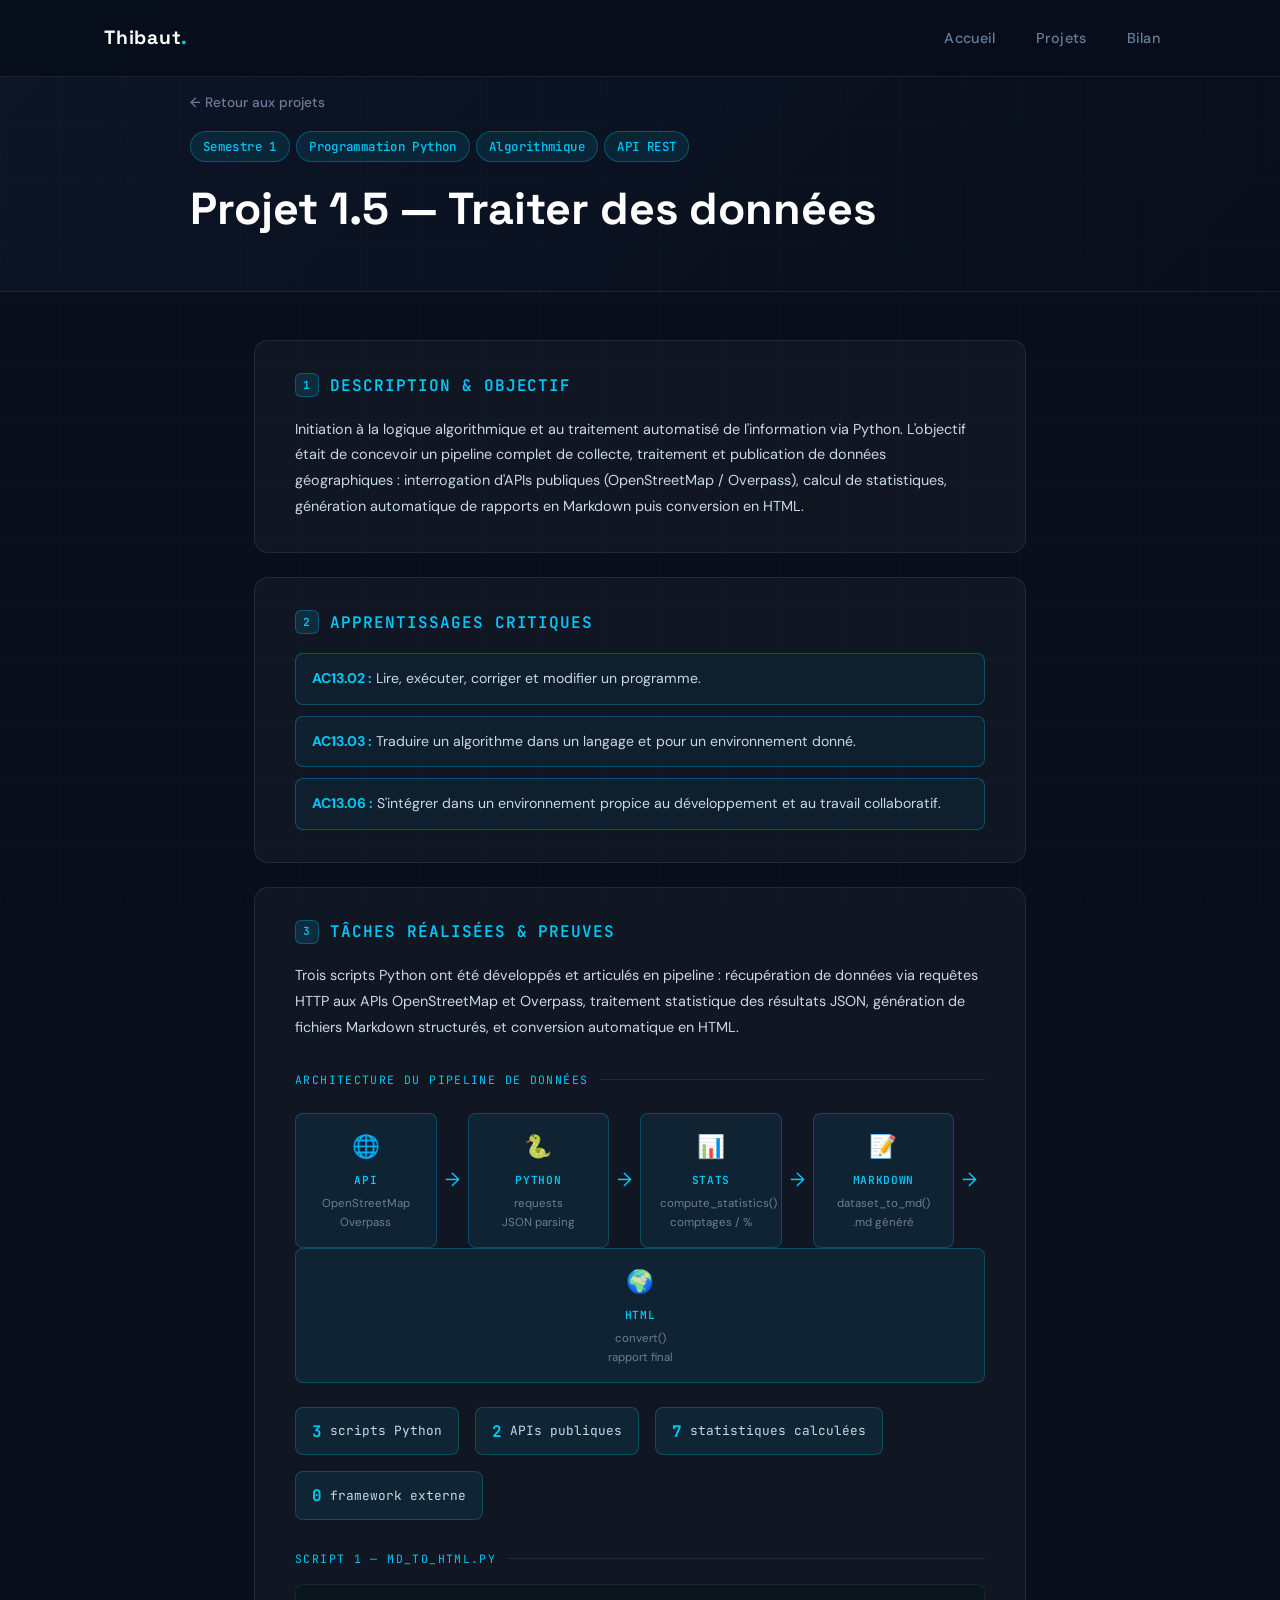
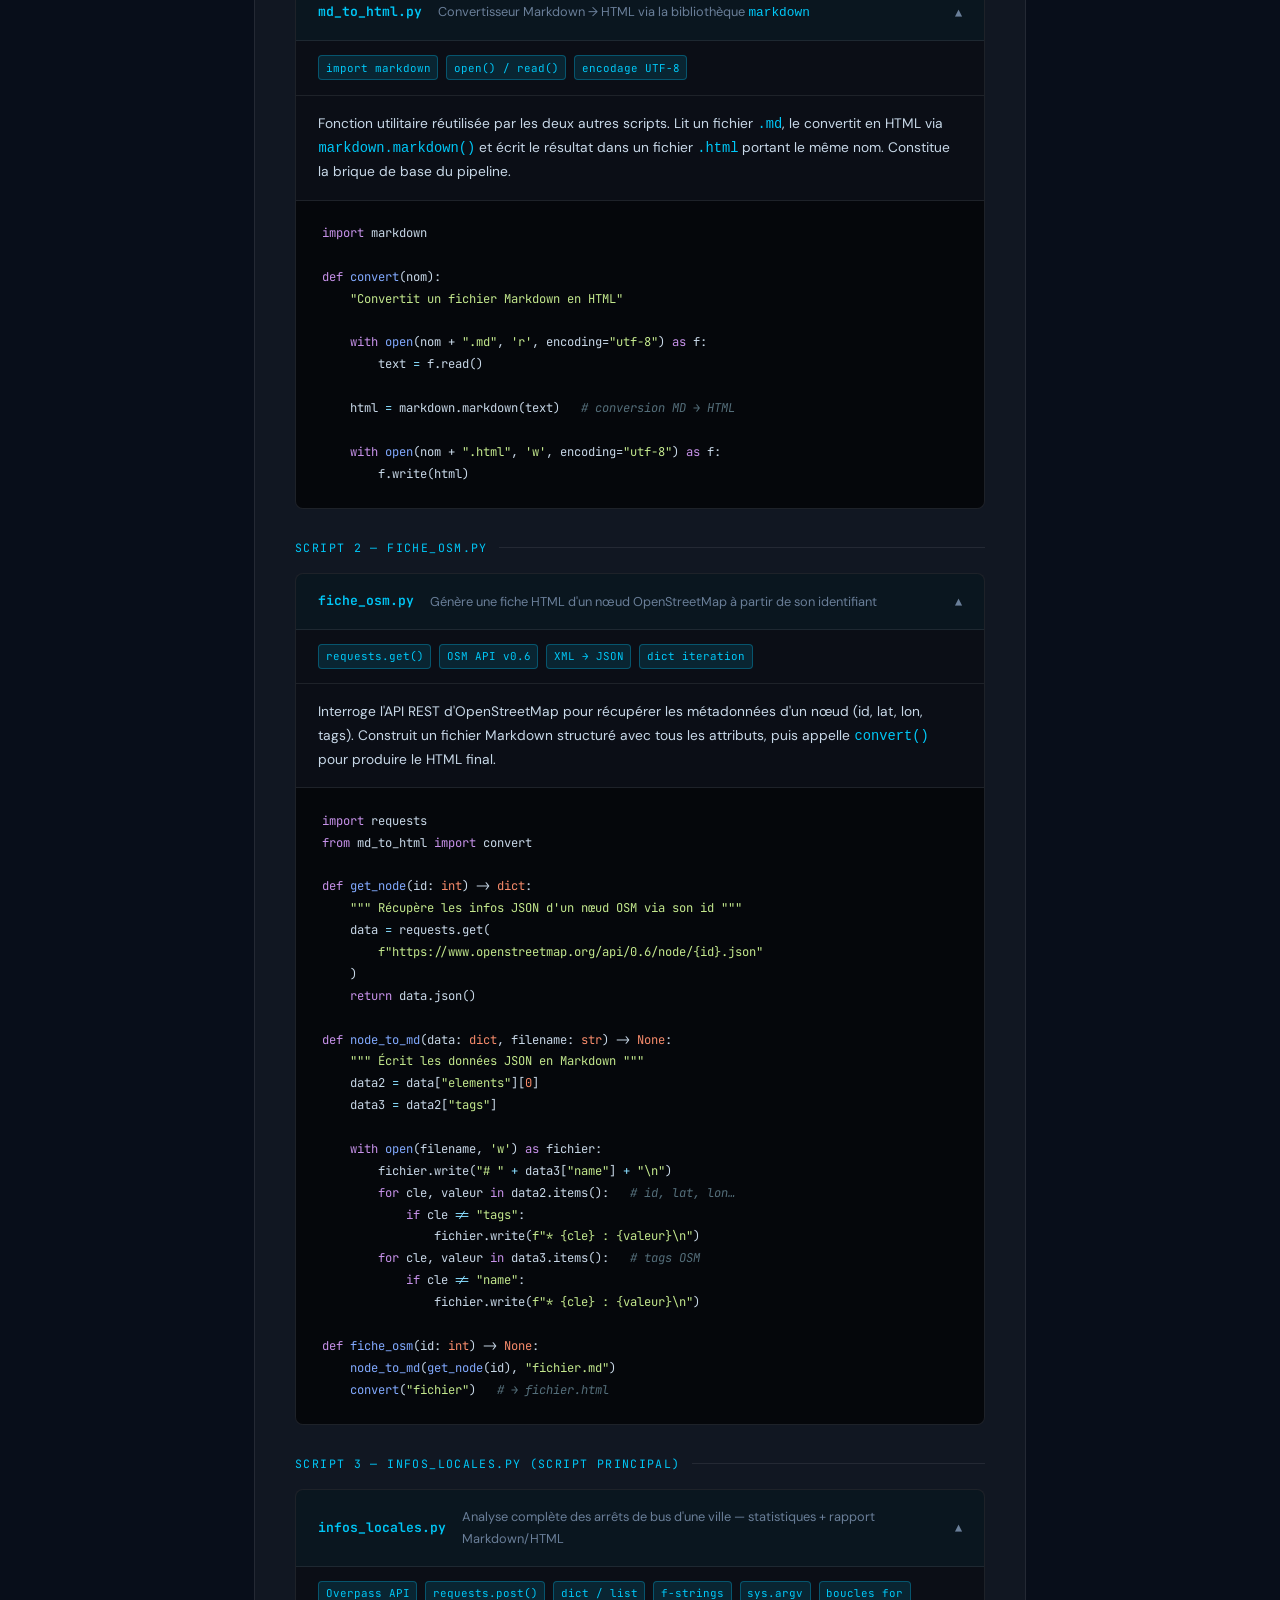
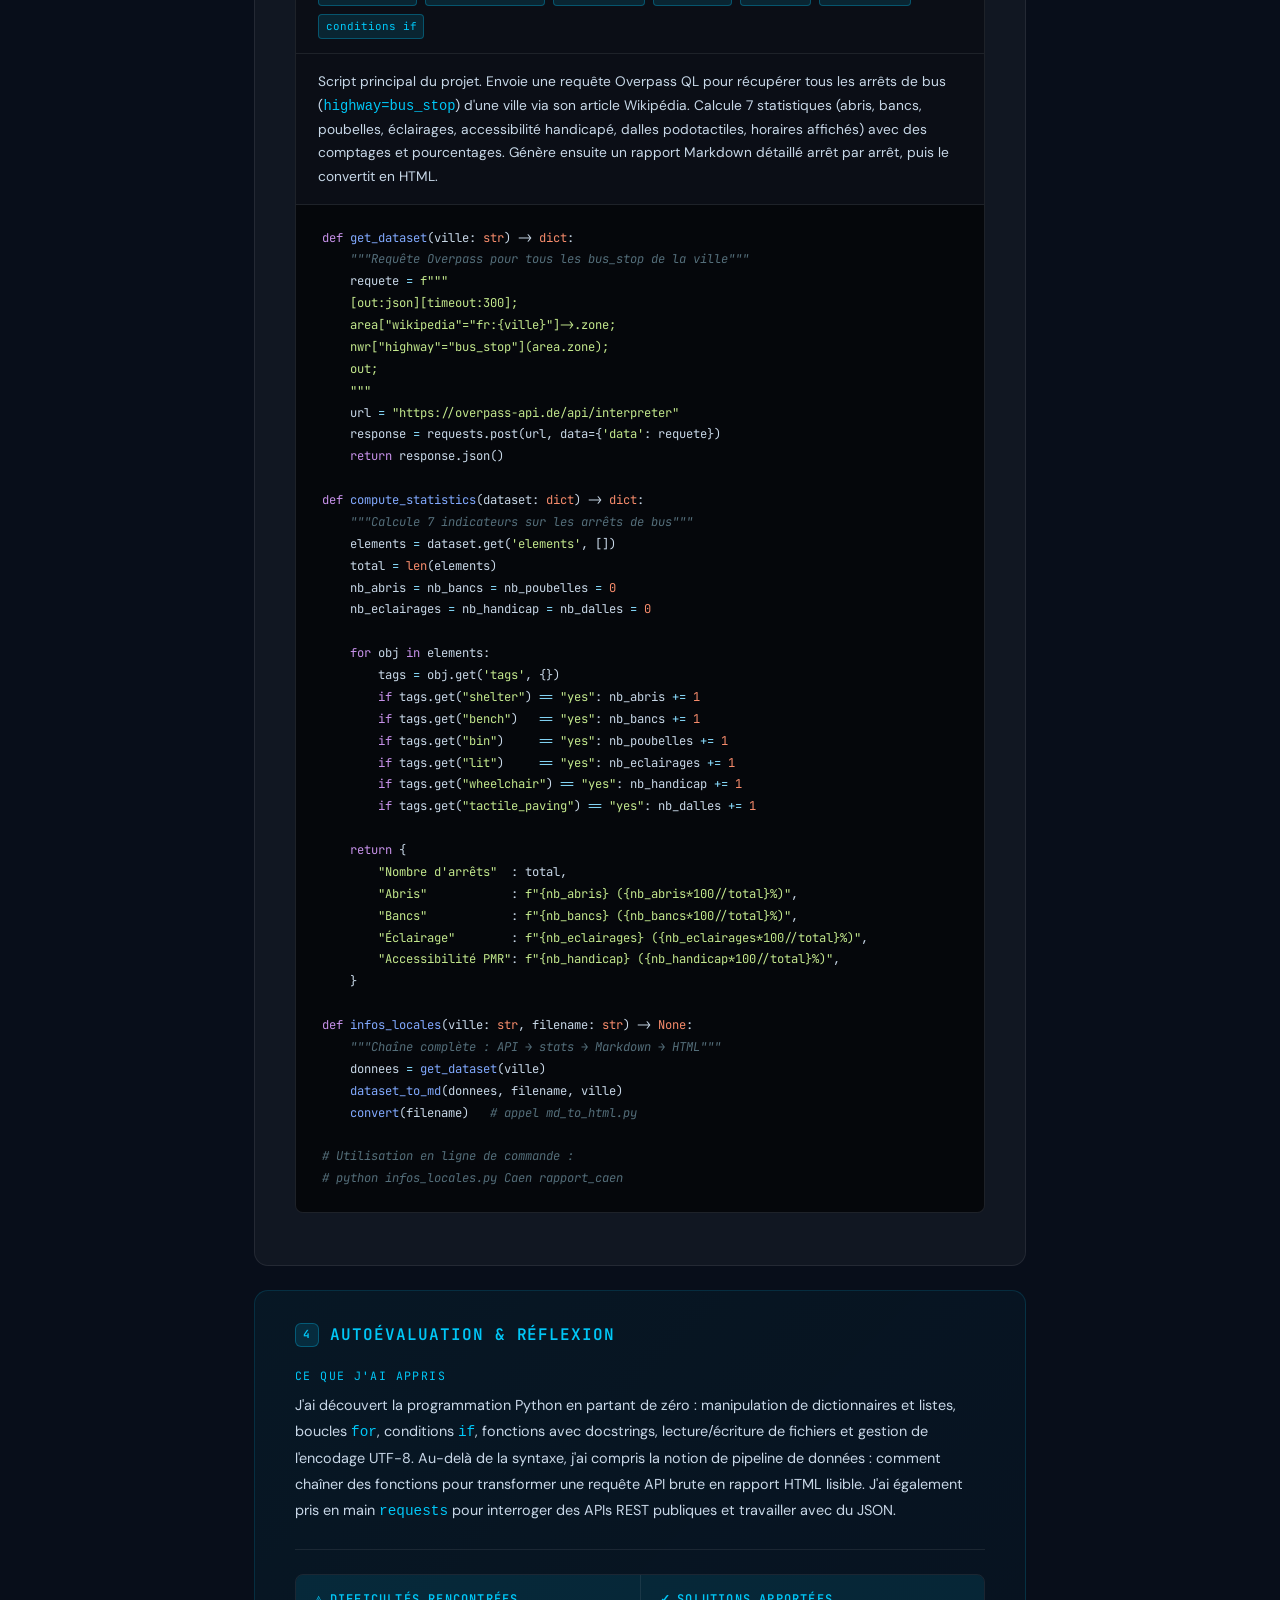
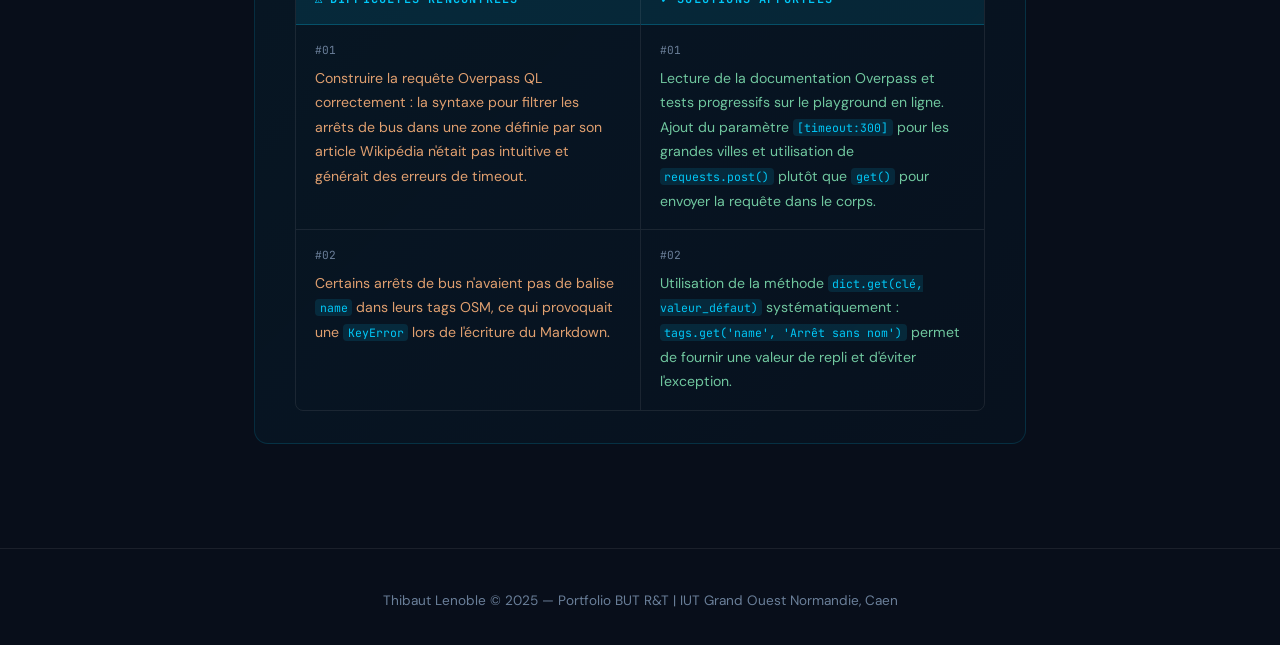
<file: sae-1-05.html>
<!DOCTYPE html>
<html lang="fr">
<head>
    <meta charset="UTF-8">
    <meta name="viewport" content="width=device-width, initial-scale=1.0">
    <title>Projet 1.5 — Thibaut Lenoble</title>
    <link rel="stylesheet" href="styles.css">
    <style>
        .sae-page-header { background: linear-gradient(135deg, var(--bg-2) 0%, var(--bg) 100%); border-bottom: 1px solid var(--border); padding: 5.5rem 5% 3rem; }
        .sae-page-header-inner { max-width: 900px; margin: auto; }
        .sae-page-header h1 { font-family: 'Space Grotesk', sans-serif; font-size: clamp(1.8rem, 3.5vw, 2.8rem); font-weight: 800; color: var(--white); margin: 1rem 0 0.5rem; }
        main { max-width: 900px; margin: 0 auto; padding: 3rem 5% 5rem; position: relative; z-index: 1; }
        .content-block { background: var(--bg-card); border: 1px solid var(--border); border-radius: var(--radius); padding: 2rem 2.5rem; margin-bottom: 1.5rem; transition: var(--transition); }
        .content-block:hover { border-color: rgba(0,200,248,0.15); }
        .content-block h2 { font-size: 1rem; font-family: 'JetBrains Mono', monospace; color: var(--cyan); font-weight: 600; margin-bottom: 1.2rem; letter-spacing: 0.06em; text-transform: uppercase; display: flex; align-items: center; gap: 0.7rem; }
        .content-block h2::after { display: none; }
        .content-block h2 .block-num { width: 24px; height: 24px; background: var(--cyan-dim); border: 1px solid var(--tag-border); border-radius: 6px; display: flex; align-items: center; justify-content: center; font-size: 0.7rem; flex-shrink: 0; }
        .content-block p, .content-block li { font-size: 0.9rem; color: var(--text); line-height: 1.8; }
        .ac-list { list-style: none; display: flex; flex-direction: column; gap: 0.7rem; }
        .ac-list li { background: rgba(0,200,248,0.05); border: 1px solid var(--tag-border); border-radius: var(--radius-sm); padding: 0.75rem 1rem; font-size: 0.88rem; }
        .ac-list li strong { color: var(--cyan); }
        .reflexion-block { background: linear-gradient(135deg, rgba(0,200,248,0.05), rgba(0,200,248,0.02)); border: 1px solid rgba(0,200,248,0.15); }
        .reflexion-item { margin-bottom: 1.5rem; padding-bottom: 1.5rem; border-bottom: 1px solid var(--border); }
        .reflexion-item:last-child { margin-bottom: 0; padding-bottom: 0; border-bottom: none; }
        .reflexion-item .r-label { font-family: 'JetBrains Mono', monospace; font-size: 0.72rem; color: var(--cyan); letter-spacing: 0.12em; text-transform: uppercase; margin-bottom: 0.5rem; display: block; }
        .reflexion-item p { color: var(--text); font-size: 0.9rem; }

        /* Pipeline architecture */
        .pipeline { display: flex; align-items: center; gap: 0; margin: 1.5rem 0; flex-wrap: wrap; }
        .pipe-step { background: rgba(0,200,248,0.07); border: 1px solid rgba(0,200,248,0.25); border-radius: var(--radius-sm); padding: 0.9rem 1.2rem; text-align: center; flex: 1; min-width: 120px; }
        .pipe-step .ps-icon { font-size: 1.4rem; margin-bottom: 0.3rem; }
        .pipe-step .ps-label { font-family: 'JetBrains Mono', monospace; font-size: 0.7rem; color: var(--cyan); font-weight: 600; display: block; letter-spacing: 0.06em; text-transform: uppercase; }
        .pipe-step .ps-sub { font-size: 0.72rem; color: var(--text-dim); margin-top: 0.2rem; }
        .pipe-arrow { color: var(--cyan); font-size: 1.2rem; padding: 0 0.5rem; flex-shrink: 0; }

        /* Script cards */
        .proof-section-title { font-family: 'JetBrains Mono', monospace; font-size: 0.72rem; color: var(--cyan); letter-spacing: 0.12em; text-transform: uppercase; margin: 1.8rem 0 1rem; display: flex; align-items: center; gap: 0.7rem; }
        .proof-section-title::after { content: ''; flex: 1; height: 1px; background: var(--border); }

        .script-card { background: rgba(0,0,0,0.35); border: 1px solid var(--border); border-radius: var(--radius-sm); margin-bottom: 1.2rem; overflow: hidden; transition: var(--transition); }
        .script-card:hover { border-color: rgba(0,200,248,0.25); }
        .script-header { display: flex; align-items: center; gap: 1rem; padding: 1rem 1.4rem; border-bottom: 1px solid var(--border); background: rgba(0,200,248,0.04); cursor: pointer; user-select: none; }
        .script-header:hover { background: rgba(0,200,248,0.08); }
        .script-filename { font-family: 'JetBrains Mono', monospace; font-size: 0.82rem; color: var(--cyan); font-weight: 600; }
        .script-desc { font-size: 0.8rem; color: var(--text-dim); flex: 1; }
        .script-toggle { font-family: 'JetBrains Mono', monospace; font-size: 0.72rem; color: var(--text-dim); transition: transform 0.3s; }
        .script-card.open .script-toggle { transform: rotate(180deg); }
        .script-body { display: none; }
        .script-card.open .script-body { display: block; }

        .script-meta { display: flex; flex-wrap: wrap; gap: 0.5rem; padding: 0.9rem 1.4rem; border-bottom: 1px solid var(--border); }
        .script-badge { font-family: 'JetBrains Mono', monospace; font-size: 0.68rem; color: var(--cyan); background: var(--cyan-dim); border: 1px solid var(--tag-border); padding: 0.2em 0.6em; border-radius: 4px; }

        .script-desc-full { padding: 1rem 1.4rem; font-size: 0.86rem; color: var(--text); line-height: 1.7; border-bottom: 1px solid var(--border); }

        /* Code blocks */
        pre.code { background: rgba(0,0,0,0.5); border: none; border-radius: 0; padding: 1.4rem 1.6rem; margin: 0; overflow-x: auto; font-family: 'JetBrains Mono', monospace; font-size: 0.76rem; line-height: 1.8; color: #c8d8e8; }
        .kw { color: #c792ea; } /* keyword */
        .fn { color: #82aaff; } /* function */
        .st { color: #c3e88d; } /* string */
        .cm { color: #546e7a; font-style: italic; } /* comment */
        .nb { color: #f78c6c; } /* number/builtin */
        .op { color: #89ddff; } /* operator */

        /* Stat badges */
        .stat-row { display: flex; gap: 1rem; flex-wrap: wrap; margin: 1rem 0; }
        .stat-badge { background: rgba(0,200,248,0.08); border: 1px solid rgba(0,200,248,0.25); border-radius: var(--radius-sm); padding: 0.6rem 1rem; font-family: 'JetBrains Mono', monospace; font-size: 0.8rem; color: var(--text); display: flex; align-items: center; gap: 0.5rem; }
        .stat-badge span { color: var(--cyan); font-weight: 700; font-size: 1rem; }

        @media (max-width: 600px) { .pipeline { flex-direction: column; } .pipe-arrow { transform: rotate(90deg); } }
    </style>
</head>
<body>
<header>
    <nav>
        <a href="index.html" class="logo">Thibaut<span>.</span></a>
        <div class="nav-links">
            <a href="index.html">Accueil</a>
            <a href="projets.html">Projets</a>
            <a href="bilan.html">Bilan</a>
        </div>
    </nav>
</header>

<div class="sae-page-header">
    <div class="sae-page-header-inner">
        <a href="projets.html" class="back-btn fade-up">← Retour aux projets</a>
        <div class="tags fade-up delay-1" style="margin-top:1rem;">
            <span class="tag">Semestre 1</span>
            <span class="tag">Programmation Python</span>
            <span class="tag">Algorithmique</span>
            <span class="tag">API REST</span>
        </div>
        <h1 class="fade-up delay-2">Projet 1.5 — Traiter des données</h1>
    </div>
</div>

<main>
    <!-- BLOC 1 -->
    <div class="content-block reveal">
        <h2><span class="block-num">1</span>Description &amp; Objectif</h2>
        <p>Initiation à la logique algorithmique et au traitement automatisé de l'information via Python. L'objectif était de concevoir un pipeline complet de collecte, traitement et publication de données géographiques : interrogation d'APIs publiques (OpenStreetMap / Overpass), calcul de statistiques, génération automatique de rapports en Markdown puis conversion en HTML.</p>
    </div>

    <!-- BLOC 2 -->
    <div class="content-block reveal delay-1">
        <h2><span class="block-num">2</span>Apprentissages Critiques</h2>
        <ul class="ac-list">
            <li><strong>AC13.02 :</strong> Lire, exécuter, corriger et modifier un programme.</li>
            <li><strong>AC13.03 :</strong> Traduire un algorithme dans un langage et pour un environnement donné.</li>
            <li><strong>AC13.06 :</strong> S'intégrer dans un environnement propice au développement et au travail collaboratif.</li>
        </ul>
    </div>

    <!-- BLOC 3 : Preuves -->
    <div class="content-block reveal delay-2">
        <h2><span class="block-num">3</span>Tâches réalisées &amp; Preuves</h2>
        <p>Trois scripts Python ont été développés et articulés en pipeline : récupération de données via requêtes HTTP aux APIs OpenStreetMap et Overpass, traitement statistique des résultats JSON, génération de fichiers Markdown structurés, et conversion automatique en HTML.</p>

        <div class="proof-section-title">Architecture du pipeline de données</div>
        <div class="pipeline">
            <div class="pipe-step">
                <div class="ps-icon">🌐</div>
                <span class="ps-label">API</span>
                <div class="ps-sub">OpenStreetMap<br>Overpass</div>
            </div>
            <div class="pipe-arrow">→</div>
            <div class="pipe-step">
                <div class="ps-icon">🐍</div>
                <span class="ps-label">Python</span>
                <div class="ps-sub">requests<br>JSON parsing</div>
            </div>
            <div class="pipe-arrow">→</div>
            <div class="pipe-step">
                <div class="ps-icon">📊</div>
                <span class="ps-label">Stats</span>
                <div class="ps-sub">compute_statistics()<br>comptages / %</div>
            </div>
            <div class="pipe-arrow">→</div>
            <div class="pipe-step">
                <div class="ps-icon">📝</div>
                <span class="ps-label">Markdown</span>
                <div class="ps-sub">dataset_to_md()<br>.md généré</div>
            </div>
            <div class="pipe-arrow">→</div>
            <div class="pipe-step">
                <div class="ps-icon">🌍</div>
                <span class="ps-label">HTML</span>
                <div class="ps-sub">convert()<br>rapport final</div>
            </div>
        </div>

        <div class="stat-row">
            <div class="stat-badge"><span>3</span> scripts Python</div>
            <div class="stat-badge"><span>2</span> APIs publiques</div>
            <div class="stat-badge"><span>7</span> statistiques calculées</div>
            <div class="stat-badge"><span>0</span> framework externe</div>
        </div>

        <div class="proof-section-title">Script 1 — md_to_html.py</div>
        <div class="script-card open">
            <div class="script-header" onclick="toggleCard(this)">
                <span class="script-filename">md_to_html.py</span>
                <span class="script-desc">Convertisseur Markdown → HTML via la bibliothèque <code style="color:var(--cyan)">markdown</code></span>
                <span class="script-toggle">▼</span>
            </div>
            <div class="script-body">
                <div class="script-meta">
                    <span class="script-badge">import markdown</span>
                    <span class="script-badge">open() / read()</span>
                    <span class="script-badge">encodage UTF-8</span>
                </div>
                <div class="script-desc-full">
                    Fonction utilitaire réutilisée par les deux autres scripts. Lit un fichier <code style="color:var(--cyan)">.md</code>, le convertit en HTML via <code style="color:var(--cyan)">markdown.markdown()</code> et écrit le résultat dans un fichier <code style="color:var(--cyan)">.html</code> portant le même nom. Constitue la brique de base du pipeline.
                </div>
<pre class="code"><span class="kw">import</span> markdown

<span class="kw">def</span> <span class="fn">convert</span>(nom):
    <span class="st">"Convertit un fichier Markdown en HTML"</span>

    <span class="kw">with</span> <span class="fn">open</span>(nom + <span class="st">".md"</span>, <span class="st">'r'</span>, encoding=<span class="st">"utf-8"</span>) <span class="kw">as</span> f:
        text <span class="op">=</span> f.read()

    html <span class="op">=</span> markdown.markdown(text)   <span class="cm"># conversion MD → HTML</span>

    <span class="kw">with</span> <span class="fn">open</span>(nom + <span class="st">".html"</span>, <span class="st">'w'</span>, encoding=<span class="st">"utf-8"</span>) <span class="kw">as</span> f:
        f.write(html)</pre>
            </div>
        </div>

        <div class="proof-section-title">Script 2 — fiche_osm.py</div>
        <div class="script-card open">
            <div class="script-header" onclick="toggleCard(this)">
                <span class="script-filename">fiche_osm.py</span>
                <span class="script-desc">Génère une fiche HTML d'un nœud OpenStreetMap à partir de son identifiant</span>
                <span class="script-toggle">▼</span>
            </div>
            <div class="script-body">
                <div class="script-meta">
                    <span class="script-badge">requests.get()</span>
                    <span class="script-badge">OSM API v0.6</span>
                    <span class="script-badge">XML → JSON</span>
                    <span class="script-badge">dict iteration</span>
                </div>
                <div class="script-desc-full">
                    Interroge l'API REST d'OpenStreetMap pour récupérer les métadonnées d'un nœud (id, lat, lon, tags). Construit un fichier Markdown structuré avec tous les attributs, puis appelle <code style="color:var(--cyan)">convert()</code> pour produire le HTML final.
                </div>
<pre class="code"><span class="kw">import</span> requests
<span class="kw">from</span> md_to_html <span class="kw">import</span> convert

<span class="kw">def</span> <span class="fn">get_node</span>(id: <span class="nb">int</span>) -> <span class="nb">dict</span>:
    <span class="st">""" Récupère les infos JSON d'un nœud OSM via son id """</span>
    data <span class="op">=</span> requests.get(
        <span class="st">f"https://www.openstreetmap.org/api/0.6/node/{id}.json"</span>
    )
    <span class="kw">return</span> data.json()

<span class="kw">def</span> <span class="fn">node_to_md</span>(data: <span class="nb">dict</span>, filename: <span class="nb">str</span>) -> <span class="nb">None</span>:
    <span class="st">""" Écrit les données JSON en Markdown """</span>
    data2 <span class="op">=</span> data[<span class="st">"elements"</span>][<span class="nb">0</span>]
    data3 <span class="op">=</span> data2[<span class="st">"tags"</span>]

    <span class="kw">with</span> <span class="fn">open</span>(filename, <span class="st">'w'</span>) <span class="kw">as</span> fichier:
        fichier.write(<span class="st">"# "</span> <span class="op">+</span> data3[<span class="st">"name"</span>] <span class="op">+</span> <span class="st">"\n"</span>)
        <span class="kw">for</span> cle, valeur <span class="kw">in</span> data2.items():   <span class="cm"># id, lat, lon…</span>
            <span class="kw">if</span> cle <span class="op">!=</span> <span class="st">"tags"</span>:
                fichier.write(<span class="st">f"* {cle} : {valeur}\n"</span>)
        <span class="kw">for</span> cle, valeur <span class="kw">in</span> data3.items():   <span class="cm"># tags OSM</span>
            <span class="kw">if</span> cle <span class="op">!=</span> <span class="st">"name"</span>:
                fichier.write(<span class="st">f"* {cle} : {valeur}\n"</span>)

<span class="kw">def</span> <span class="fn">fiche_osm</span>(id: <span class="nb">int</span>) -> <span class="nb">None</span>:
    <span class="fn">node_to_md</span>(<span class="fn">get_node</span>(id), <span class="st">"fichier.md"</span>)
    <span class="fn">convert</span>(<span class="st">"fichier"</span>)   <span class="cm"># → fichier.html</span></pre>
            </div>
        </div>

        <div class="proof-section-title">Script 3 — infos_locales.py (script principal)</div>
        <div class="script-card open">
            <div class="script-header" onclick="toggleCard(this)">
                <span class="script-filename">infos_locales.py</span>
                <span class="script-desc">Analyse complète des arrêts de bus d'une ville — statistiques + rapport Markdown/HTML</span>
                <span class="script-toggle">▼</span>
            </div>
            <div class="script-body">
                <div class="script-meta">
                    <span class="script-badge">Overpass API</span>
                    <span class="script-badge">requests.post()</span>
                    <span class="script-badge">dict / list</span>
                    <span class="script-badge">f-strings</span>
                    <span class="script-badge">sys.argv</span>
                    <span class="script-badge">boucles for</span>
                    <span class="script-badge">conditions if</span>
                </div>
                <div class="script-desc-full">
                    Script principal du projet. Envoie une requête Overpass QL pour récupérer tous les arrêts de bus (<code style="color:var(--cyan)">highway=bus_stop</code>) d'une ville via son article Wikipédia. Calcule 7 statistiques (abris, bancs, poubelles, éclairages, accessibilité handicapé, dalles podotactiles, horaires affichés) avec des comptages et pourcentages. Génère ensuite un rapport Markdown détaillé arrêt par arrêt, puis le convertit en HTML.
                </div>
<pre class="code"><span class="kw">def</span> <span class="fn">get_dataset</span>(ville: <span class="nb">str</span>) -> <span class="nb">dict</span>:
    <span class="cm">"""Requête Overpass pour tous les bus_stop de la ville"""</span>
    requete <span class="op">=</span> <span class="st">f"""
    [out:json][timeout:300];
    area["wikipedia"="fr:{ville}"]->.zone;
    nwr["highway"="bus_stop"](area.zone);
    out;
    """</span>
    url <span class="op">=</span> <span class="st">"https://overpass-api.de/api/interpreter"</span>
    response <span class="op">=</span> requests.post(url, data={<span class="st">'data'</span>: requete})
    <span class="kw">return</span> response.json()

<span class="kw">def</span> <span class="fn">compute_statistics</span>(dataset: <span class="nb">dict</span>) -> <span class="nb">dict</span>:
    <span class="cm">"""Calcule 7 indicateurs sur les arrêts de bus"""</span>
    elements <span class="op">=</span> dataset.get(<span class="st">'elements'</span>, [])
    total <span class="op">=</span> <span class="nb">len</span>(elements)
    nb_abris <span class="op">=</span> nb_bancs <span class="op">=</span> nb_poubelles <span class="op">=</span> <span class="nb">0</span>
    nb_eclairages <span class="op">=</span> nb_handicap <span class="op">=</span> nb_dalles <span class="op">=</span> <span class="nb">0</span>

    <span class="kw">for</span> obj <span class="kw">in</span> elements:
        tags <span class="op">=</span> obj.get(<span class="st">'tags'</span>, {})
        <span class="kw">if</span> tags.get(<span class="st">"shelter"</span>) <span class="op">==</span> <span class="st">"yes"</span>: nb_abris <span class="op">+=</span> <span class="nb">1</span>
        <span class="kw">if</span> tags.get(<span class="st">"bench"</span>)   <span class="op">==</span> <span class="st">"yes"</span>: nb_bancs <span class="op">+=</span> <span class="nb">1</span>
        <span class="kw">if</span> tags.get(<span class="st">"bin"</span>)     <span class="op">==</span> <span class="st">"yes"</span>: nb_poubelles <span class="op">+=</span> <span class="nb">1</span>
        <span class="kw">if</span> tags.get(<span class="st">"lit"</span>)     <span class="op">==</span> <span class="st">"yes"</span>: nb_eclairages <span class="op">+=</span> <span class="nb">1</span>
        <span class="kw">if</span> tags.get(<span class="st">"wheelchair"</span>) <span class="op">==</span> <span class="st">"yes"</span>: nb_handicap <span class="op">+=</span> <span class="nb">1</span>
        <span class="kw">if</span> tags.get(<span class="st">"tactile_paving"</span>) <span class="op">==</span> <span class="st">"yes"</span>: nb_dalles <span class="op">+=</span> <span class="nb">1</span>

    <span class="kw">return</span> {
        <span class="st">"Nombre d'arrêts"</span>  : total,
        <span class="st">"Abris"</span>            : <span class="st">f"{nb_abris} ({nb_abris*100//total}%)"</span>,
        <span class="st">"Bancs"</span>            : <span class="st">f"{nb_bancs} ({nb_bancs*100//total}%)"</span>,
        <span class="st">"Éclairage"</span>        : <span class="st">f"{nb_eclairages} ({nb_eclairages*100//total}%)"</span>,
        <span class="st">"Accessibilité PMR"</span>: <span class="st">f"{nb_handicap} ({nb_handicap*100//total}%)"</span>,
    }

<span class="kw">def</span> <span class="fn">infos_locales</span>(ville: <span class="nb">str</span>, filename: <span class="nb">str</span>) -> <span class="nb">None</span>:
    <span class="cm">"""Chaîne complète : API → stats → Markdown → HTML"""</span>
    donnees <span class="op">=</span> <span class="fn">get_dataset</span>(ville)
    <span class="fn">dataset_to_md</span>(donnees, filename, ville)
    <span class="fn">convert</span>(filename)   <span class="cm"># appel md_to_html.py</span>

<span class="cm"># Utilisation en ligne de commande :</span>
<span class="cm"># python infos_locales.py Caen rapport_caen</span></pre>
            </div>
        </div>
    </div>

    <!-- BLOC 4 -->
    <div class="content-block reflexion-block reveal delay-3">
        <h2><span class="block-num">4</span>Autoévaluation &amp; Réflexion</h2>
        <div class="reflexion-item">
            <span class="r-label">Ce que j'ai appris</span>
            <p>J'ai découvert la programmation Python en partant de zéro : manipulation de dictionnaires et listes, boucles <code style="color:var(--cyan)">for</code>, conditions <code style="color:var(--cyan)">if</code>, fonctions avec docstrings, lecture/écriture de fichiers et gestion de l'encodage UTF-8. Au-delà de la syntaxe, j'ai compris la notion de pipeline de données : comment chaîner des fonctions pour transformer une requête API brute en rapport HTML lisible. J'ai également pris en main <code style="color:var(--cyan)">requests</code> pour interroger des APIs REST publiques et travailler avec du JSON.</p>
        </div>
        <div class="diff-table-wrap">
            <table class="diff-table">
                <thead>
                    <tr>
                        <th><span class="th-icon">⚠</span>Difficultés rencontrées</th>
                        <th><span class="th-icon">✓</span>Solutions apportées</th>
                    </tr>
                </thead>
                <tbody>
                    <tr>
                        <td>
                            <span class="row-num">#01</span>
                            Construire la requête Overpass QL correctement : la syntaxe pour filtrer les arrêts de bus dans une zone définie par son article Wikipédia n'était pas intuitive et générait des erreurs de timeout.
                        </td>
                        <td>
                            <span class="row-num">#01</span>
                            Lecture de la documentation Overpass et tests progressifs sur le playground en ligne. Ajout du paramètre <code>[timeout:300]</code> pour les grandes villes et utilisation de <code>requests.post()</code> plutôt que <code>get()</code> pour envoyer la requête dans le corps.
                        </td>
                    </tr>
                    <tr>
                        <td>
                            <span class="row-num">#02</span>
                            Certains arrêts de bus n'avaient pas de balise <code>name</code> dans leurs tags OSM, ce qui provoquait une <code>KeyError</code> lors de l'écriture du Markdown.
                        </td>
                        <td>
                            <span class="row-num">#02</span>
                            Utilisation de la méthode <code>dict.get(clé, valeur_défaut)</code> systématiquement : <code>tags.get('name', 'Arrêt sans nom')</code> permet de fournir une valeur de repli et d'éviter l'exception.
                        </td>
                    </tr>
                </tbody>
            </table>
        </div>
    </div>
</main>

<footer>
    <p>Thibaut Lenoble © 2025 — Portfolio BUT R&amp;T | IUT Grand Ouest Normandie, Caen</p>
</footer>

<script>
    const observer = new IntersectionObserver(entries => {
        entries.forEach(e => { if (e.isIntersecting) e.target.classList.add('visible'); });
    }, { threshold: 0.1 });
    document.querySelectorAll('.reveal').forEach(el => observer.observe(el));

    function toggleCard(header) {
        header.parentElement.classList.toggle('open');
    }
</script>
</body>
</html>
</file>
<file: styles.css>
/* === PORTFOLIO THIBAUT LENOBLE — Design System === */
@import url('https://fonts.googleapis.com/css2?family=Space+Grotesk:wght@400;500;600;700&family=DM+Sans:ital,wght@0,300;0,400;0,500;1,300&family=JetBrains+Mono:wght@400;600&display=swap');

:root {
    --bg:        #080e1a;
    --bg-2:      #0d1527;
    --bg-card:   rgba(255,255,255,0.04);
    --border:    rgba(255,255,255,0.08);
    --cyan:      #00c8f8;
    --cyan-dim:  rgba(0,200,248,0.12);
    --cyan-glow: rgba(0,200,248,0.25);
    --text:      #c8d8e8;
    --text-dim:  #6a7f99;
    --white:     #ffffff;
    --tag-bg:    rgba(0,200,248,0.1);
    --tag-border:rgba(0,200,248,0.3);
    --radius:    14px;
    --radius-sm: 8px;
    --shadow:    0 8px 32px rgba(0,0,0,0.4);
    --shadow-lg: 0 20px 60px rgba(0,0,0,0.6);
    --transition: all 0.3s cubic-bezier(0.4,0,0.2,1);
    font-size: 16px;
}

*, *::before, *::after { margin:0; padding:0; box-sizing:border-box; }

html { scroll-behavior: smooth; }

body {
    font-family: 'DM Sans', sans-serif;
    background-color: var(--bg);
    color: var(--text);
    line-height: 1.7;
    overflow-x: hidden;
}

/* === BACKGROUND GRID === */
body::before {
    content: '';
    position: fixed;
    inset: 0;
    background-image:
        linear-gradient(rgba(0,200,248,0.03) 1px, transparent 1px),
        linear-gradient(90deg, rgba(0,200,248,0.03) 1px, transparent 1px);
    background-size: 60px 60px;
    pointer-events: none;
    z-index: 0;
}

/* === NAVIGATION === */
header {
    background: rgba(8,14,26,0.85);
    backdrop-filter: blur(20px);
    -webkit-backdrop-filter: blur(20px);
    position: fixed;
    width: 100%;
    top: 0;
    z-index: 100;
    border-bottom: 1px solid var(--border);
}

nav {
    display: flex;
    justify-content: space-between;
    align-items: center;
    padding: 1.1rem 5%;
    max-width: 1200px;
    margin: auto;
}

.logo {
    color: var(--white);
    font-family: 'Space Grotesk', sans-serif;
    font-weight: 800;
    font-size: 1.2rem;
    text-decoration: none;
    letter-spacing: 0.04em;
}

.logo span { color: var(--cyan); }

.nav-links { display: flex; gap: 0.5rem; }

.nav-links a {
    color: var(--text-dim);
    text-decoration: none;
    font-size: 0.9rem;
    font-weight: 500;
    padding: 0.5rem 1rem;
    border-radius: var(--radius-sm);
    transition: var(--transition);
    letter-spacing: 0.02em;
}

.nav-links a:hover,
.nav-links a.active {
    color: var(--cyan);
    background: var(--cyan-dim);
}

/* === LAYOUT === */
section {
    position: relative;
    z-index: 1;
    padding: 6rem 5% 4rem;
    max-width: 1200px;
    margin: auto;
}

/* === TYPOGRAPHY === */
h1, h2, h3 { font-family: 'Space Grotesk', sans-serif; line-height: 1.2; }

h2 {
    font-size: 2.2rem;
    font-weight: 800;
    color: var(--white);
    margin-bottom: 2.5rem;
    display: flex;
    align-items: center;
    gap: 1rem;
}

h2::after {
    content: '';
    flex: 1;
    height: 1px;
    background: var(--border);
    max-width: 200px;
}

h2 .h2-num {
    font-family: 'JetBrains Mono', monospace;
    font-size: 0.9rem;
    color: var(--cyan);
    font-weight: 600;
}

/* === SEMESTER DIVIDER === */
.semester-title {
    font-family: 'JetBrains Mono', monospace;
    font-size: 0.8rem;
    font-weight: 600;
    color: var(--cyan);
    letter-spacing: 0.15em;
    text-transform: uppercase;
    margin: 3.5rem 0 1.5rem;
    display: flex;
    align-items: center;
    gap: 1rem;
}

.semester-title::after {
    content: '';
    flex: 1;
    height: 1px;
    background: var(--border);
}

/* === TAGS === */
.tags { display: flex; flex-wrap: wrap; gap: 0.4rem; margin-bottom: 1.2rem; }

.tag {
    background: var(--tag-bg);
    color: var(--cyan);
    border: 1px solid var(--tag-border);
    padding: 0.25rem 0.75rem;
    border-radius: 100px;
    font-size: 0.78rem;
    font-weight: 500;
    font-family: 'JetBrains Mono', monospace;
    letter-spacing: 0.03em;
}

/* === BUTTONS === */
.btn {
    display: inline-flex;
    align-items: center;
    gap: 0.5rem;
    background: var(--cyan);
    color: var(--bg);
    padding: 0.8rem 1.8rem;
    border-radius: var(--radius-sm);
    text-decoration: none;
    font-family: 'Space Grotesk', sans-serif;
    font-weight: 700;
    font-size: 0.9rem;
    letter-spacing: 0.03em;
    transition: var(--transition);
}

.btn:hover {
    background: #33d6ff;
    transform: translateY(-2px);
    box-shadow: 0 8px 24px var(--cyan-glow);
}

.btn-ghost {
    background: transparent;
    color: var(--text);
    border: 1px solid var(--border);
}

.btn-ghost:hover {
    border-color: var(--cyan);
    color: var(--cyan);
    background: var(--cyan-dim);
    box-shadow: none;
}

.btn-outline {
    display: inline-flex;
    align-items: center;
    gap: 0.4rem;
    background: transparent;
    color: var(--cyan);
    border: 1px solid var(--tag-border);
    padding: 0.55rem 1.2rem;
    border-radius: var(--radius-sm);
    text-decoration: none;
    font-size: 0.85rem;
    font-weight: 500;
    transition: var(--transition);
    align-self: flex-start;
}

.btn-outline:hover {
    background: var(--cyan-dim);
    border-color: var(--cyan);
    transform: translateX(4px);
}

/* === CARDS === */
.glass-card {
    background: var(--bg-card);
    border: 1px solid var(--border);
    border-radius: var(--radius);
    padding: 2rem;
    backdrop-filter: blur(10px);
    transition: var(--transition);
    position: relative;
    overflow: hidden;
}

.glass-card::before {
    content: '';
    position: absolute;
    top: 0; left: 0; right: 0;
    height: 1px;
    background: linear-gradient(90deg, transparent, var(--cyan), transparent);
    opacity: 0;
    transition: opacity 0.3s;
}

.glass-card:hover {
    border-color: rgba(0,200,248,0.2);
    background: rgba(255,255,255,0.06);
    transform: translateY(-4px);
    box-shadow: var(--shadow);
}

.glass-card:hover::before { opacity: 1; }

/* === FOOTER === */
footer {
    position: relative;
    z-index: 1;
    border-top: 1px solid var(--border);
    padding: 2.5rem 5%;
    text-align: center;
    color: var(--text-dim);
    font-size: 0.85rem;
}

footer a { color: var(--cyan); text-decoration: none; }

/* === FADE-IN ANIMATION === */
@keyframes fadeUp {
    from { opacity: 0; transform: translateY(24px); }
    to   { opacity: 1; transform: translateY(0); }
}

.fade-up {
    opacity: 0;
    animation: fadeUp 0.7s cubic-bezier(0.4,0,0.2,1) forwards;
}

.delay-1 { animation-delay: 0.1s; }
.delay-2 { animation-delay: 0.2s; }
.delay-3 { animation-delay: 0.35s; }
.delay-4 { animation-delay: 0.5s; }
.delay-5 { animation-delay: 0.65s; }

/* === SCROLL REVEAL === */
.reveal {
    opacity: 0;
    transform: translateY(30px);
    transition: opacity 0.6s ease, transform 0.6s ease;
}
.reveal.visible { opacity: 1; transform: none; }

/* === BACK BUTTON === */
.back-btn {
    display: inline-flex;
    align-items: center;
    gap: 0.5rem;
    color: var(--text-dim);
    text-decoration: none;
    font-size: 0.85rem;
    font-weight: 500;
    transition: var(--transition);
}

.back-btn:hover { color: var(--cyan); gap: 0.8rem; }

/* === DIFFICULTY VS SOLUTIONS TABLE === */
.diff-table-wrap {
    margin-top: 1.5rem;
    border-radius: var(--radius-sm);
    overflow: hidden;
    border: 1px solid var(--border);
}

.diff-table {
    width: 100%;
    border-collapse: collapse;
    font-size: 0.88rem;
}

.diff-table thead tr {
    background: rgba(0,200,248,0.1);
    border-bottom: 1px solid rgba(0,200,248,0.25);
}

.diff-table thead th {
    padding: 0.9rem 1.2rem;
    text-align: left;
    font-family: 'JetBrains Mono', monospace;
    font-size: 0.75rem;
    font-weight: 600;
    letter-spacing: 0.1em;
    text-transform: uppercase;
    color: var(--cyan);
}

.diff-table thead th:first-child {
    border-right: 1px solid var(--border);
}

.diff-table thead th .th-icon {
    margin-right: 0.4rem;
}

.diff-table tbody tr {
    border-bottom: 1px solid var(--border);
    transition: background 0.2s;
}

.diff-table tbody tr:last-child { border-bottom: none; }

.diff-table tbody tr:hover { background: rgba(255,255,255,0.025); }

.diff-table td {
    padding: 1rem 1.2rem;
    vertical-align: top;
    color: var(--text);
    line-height: 1.75;
    width: 50%;
}

.diff-table td:first-child {
    border-right: 1px solid var(--border);
    color: #e0a070;
}

.diff-table td:last-child { color: #70c8a0; }

.diff-table td .row-num {
    font-family: 'JetBrains Mono', monospace;
    font-size: 0.7rem;
    color: var(--text-dim);
    display: block;
    margin-bottom: 0.3rem;
}

.diff-table td code {
    font-family: 'JetBrains Mono', monospace;
    font-size: 0.82em;
    color: var(--cyan);
    background: var(--cyan-dim);
    padding: 0.1em 0.4em;
    border-radius: 4px;
}

/* === RESPONSIVE === */
@media (max-width: 768px) {
    nav { padding: 1rem 4%; }
    .nav-links a { padding: 0.4rem 0.7rem; font-size: 0.82rem; }
    section { padding: 5rem 4% 3rem; }
    h2 { font-size: 1.8rem; }

    .diff-table thead { display: none; }
    .diff-table, .diff-table tbody, .diff-table tr, .diff-table td { display: block; width: 100%; }
    .diff-table td { border-right: none !important; border-bottom: 1px solid var(--border); }
    .diff-table td:first-child::before {
        content: '⚠ Difficulté';
        display: block;
        font-family: 'JetBrains Mono', monospace;
        font-size: 0.7rem;
        letter-spacing: 0.08em;
        color: #e0a070;
        margin-bottom: 0.4rem;
    }
    .diff-table td:last-child::before {
        content: '✓ Solution';
        display: block;
        font-family: 'JetBrains Mono', monospace;
        font-size: 0.7rem;
        letter-spacing: 0.08em;
        color: #70c8a0;
        margin-bottom: 0.4rem;
    }
}
</file>
